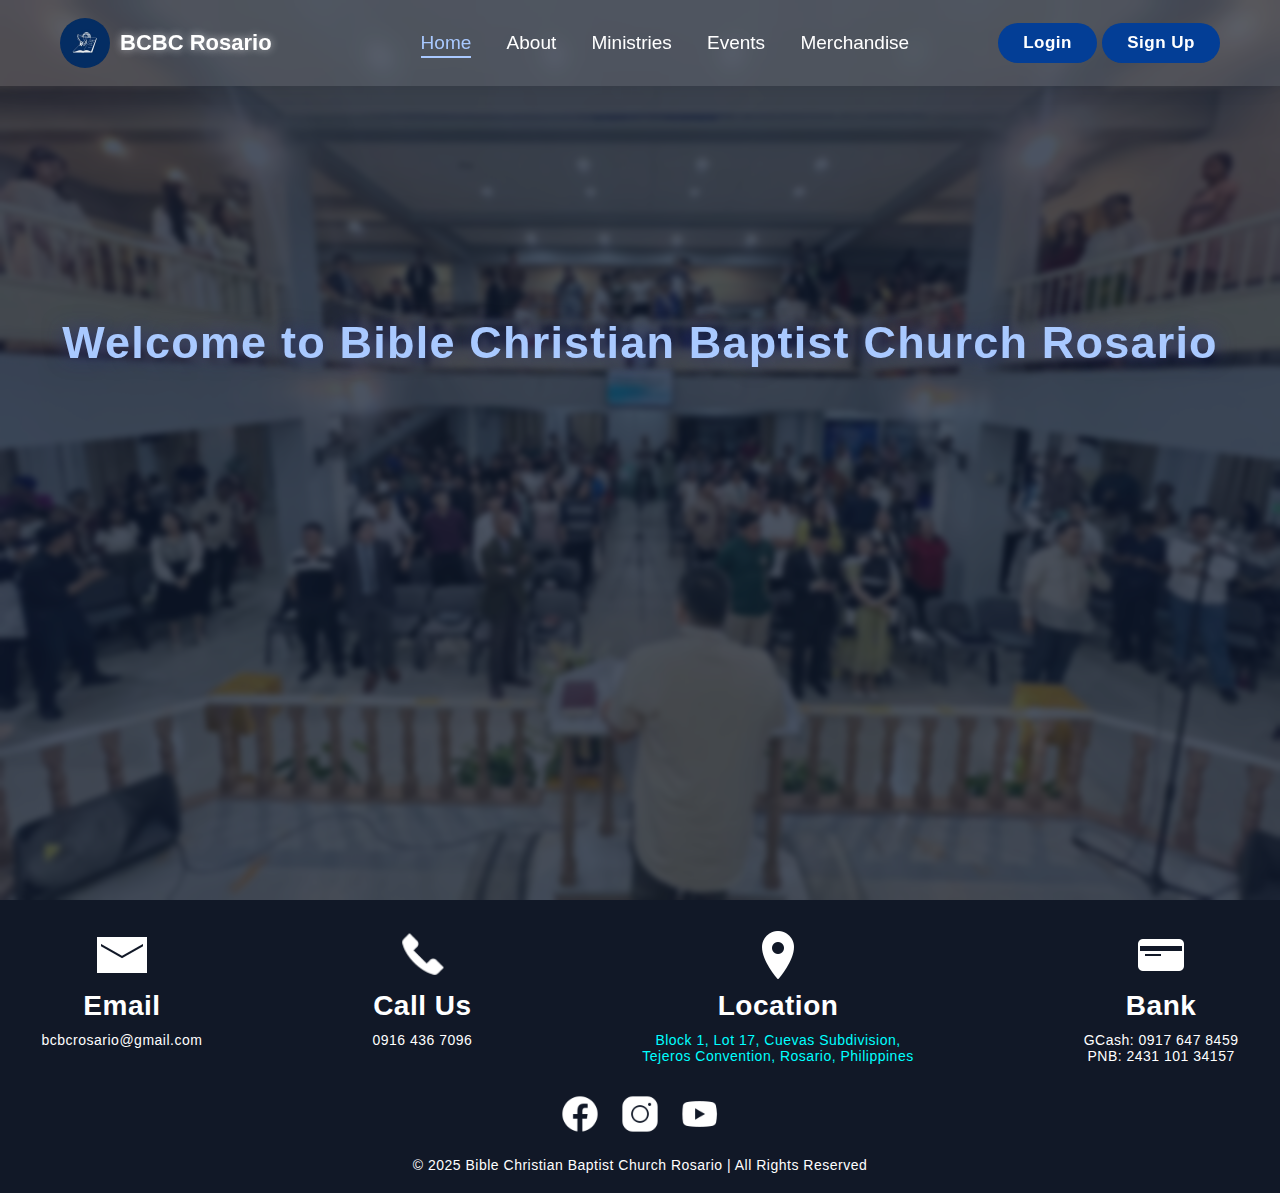
<file: index.html>
<!DOCTYPE html>
<html lang="en">
<head>
    <meta charset="UTF-8">
    <meta name="viewport" content="width=device-width, initial-scale=1.0">
    <title>BCBC Rosario</title>
    <link rel="icon" href="logo.png">
    <link rel="stylesheet" href="index.css">
</head>
<body>

<header class="navbar" id="navbar">
    <div class="logo">
        <img src="LOGO.jpg" class="logobg" alt="BCBC Logo">
        <h1>BCBC Rosario</h1>
    </div>
    <nav class="menu">
        <a href="loadpage.php?page=index.html" class="active">Home</a>
        <a href="loadpage.php?page=about.html">About</a>
        <a href="loadpage.php?page=ministries.html">Ministries</a>
        <a href="loadpage.php?page=events.html">Events</a>
        <a href="loadpage.php?page=merchandise.html">Merchandise</a>
    </nav>

    <div class="login-buttons">
        <a href="login.html" id="loginBtn"><button class="login">Login</button></a>
        <a href="signup.html" id="signupBtn"><button class="signup">Sign Up</button></a>
        <span id="accountName"></span>
    </div>
</header>

<section class="details">
    <div class="overlay"></div>

    <div class="quote">
        <h2>Welcome to Bible Christian Baptist Church Rosario</h2>
        <p>Serve God | Grow Together | Serve Others</p>
    </div>

    <div class="cards">
    <div class="card" style="animation-delay: 0.3s;">
        <h3>Daily Devotion</h3>
        <p>Be inspired with God’s Word every day and grow closer to Him.</p>
        <a href="https://www.odbm.org/en/devotionals" class="card-btn">Read Devotion</a>
    </div>

    <div class="card" style="animation-delay: 0.6s;">
        <h3>Do You Know Christ?</h3>
        <p>Discover the good news of salvation and eternal life through Jesus.</p>
        <a href="https://finds.life.church/explanation-gospel/" class="card-btn">Read More</a>
    </div>

    <div class="card" style="animation-delay: 0.9s;">
        <h3>Prayer Request</h3>
        <p>Share your burdens. We’ll pray for you and lift you up in faith.</p>
        <a href="prayer.html" class="card-btn">Send Request</a>
    </div>
    </div>
</section>

<footer>
    <div class="contacts">
        <div class="email">
        <img src="mail.png" alt="Email" class="email-icon">
        <h1>Email</h1>
        <p>bcbcrosario@gmail.com</p>
        </div>

        <div class="phone">
        <img src="phone.png" alt="phone" class="phone-icon">
        <h1>Call Us</h1>
        <p>0916 436 7096</p>
        </div>

        <div class="location">
        <img src="location.png" alt="location" class="location-icon">
        <h1>Location</h1>
        <a href="https://www.google.com/maps/dir/?api=1&destination=14.402769769835%2C120.86251616478&fbclid=IwY2xjawOOPV1leHRuA2FlbQIxMABicmlkETFBQWk5RzRNUXB2WWJYRkRBc3J0YwZhcHBfaWQQMjIyMDM5MTc4ODIwMDg5MgABHowZ3l33UPds-EFvkNP3fluZ8XXOpCgvThsToL94WN9Abxh5s1yzoDCr3Ue7_aem_t5E8QpsR3XSkiJ7D02sGOQ">
Block 1, Lot 17, Cuevas Subdivision,<br> Tejeros Convention, Rosario, Philippines</a>
        </div>

        <div class="bank">
        <img src="bank.png" alt="bank" class="bank-icon">
        <h1>Bank</h1>
        <p>GCash: 0917 647 8459 <br> PNB: 2431 101 34157</p>
        </div>
    </div>

    <div class="social-media">
        <a href="https://www.facebook.com/bcbcrosario">
            <img src="fb.png" alt="" class="social-media-icons">
        </a>
        <a href="https://www.instagram.com/bcbcrosario/">
            <img src="ig.png" alt="" class="social-media-icons">
        </a>
        <a href="https://www.youtube.com/@bcbcrosario">
            <img src="yt.png" alt="" class="social-media-icons">
        </a>
    </div>

    <p>© 2025 Bible Christian Baptist Church Rosario | All Rights Reserved</p>
</footer>


</body>
</html>
</file>
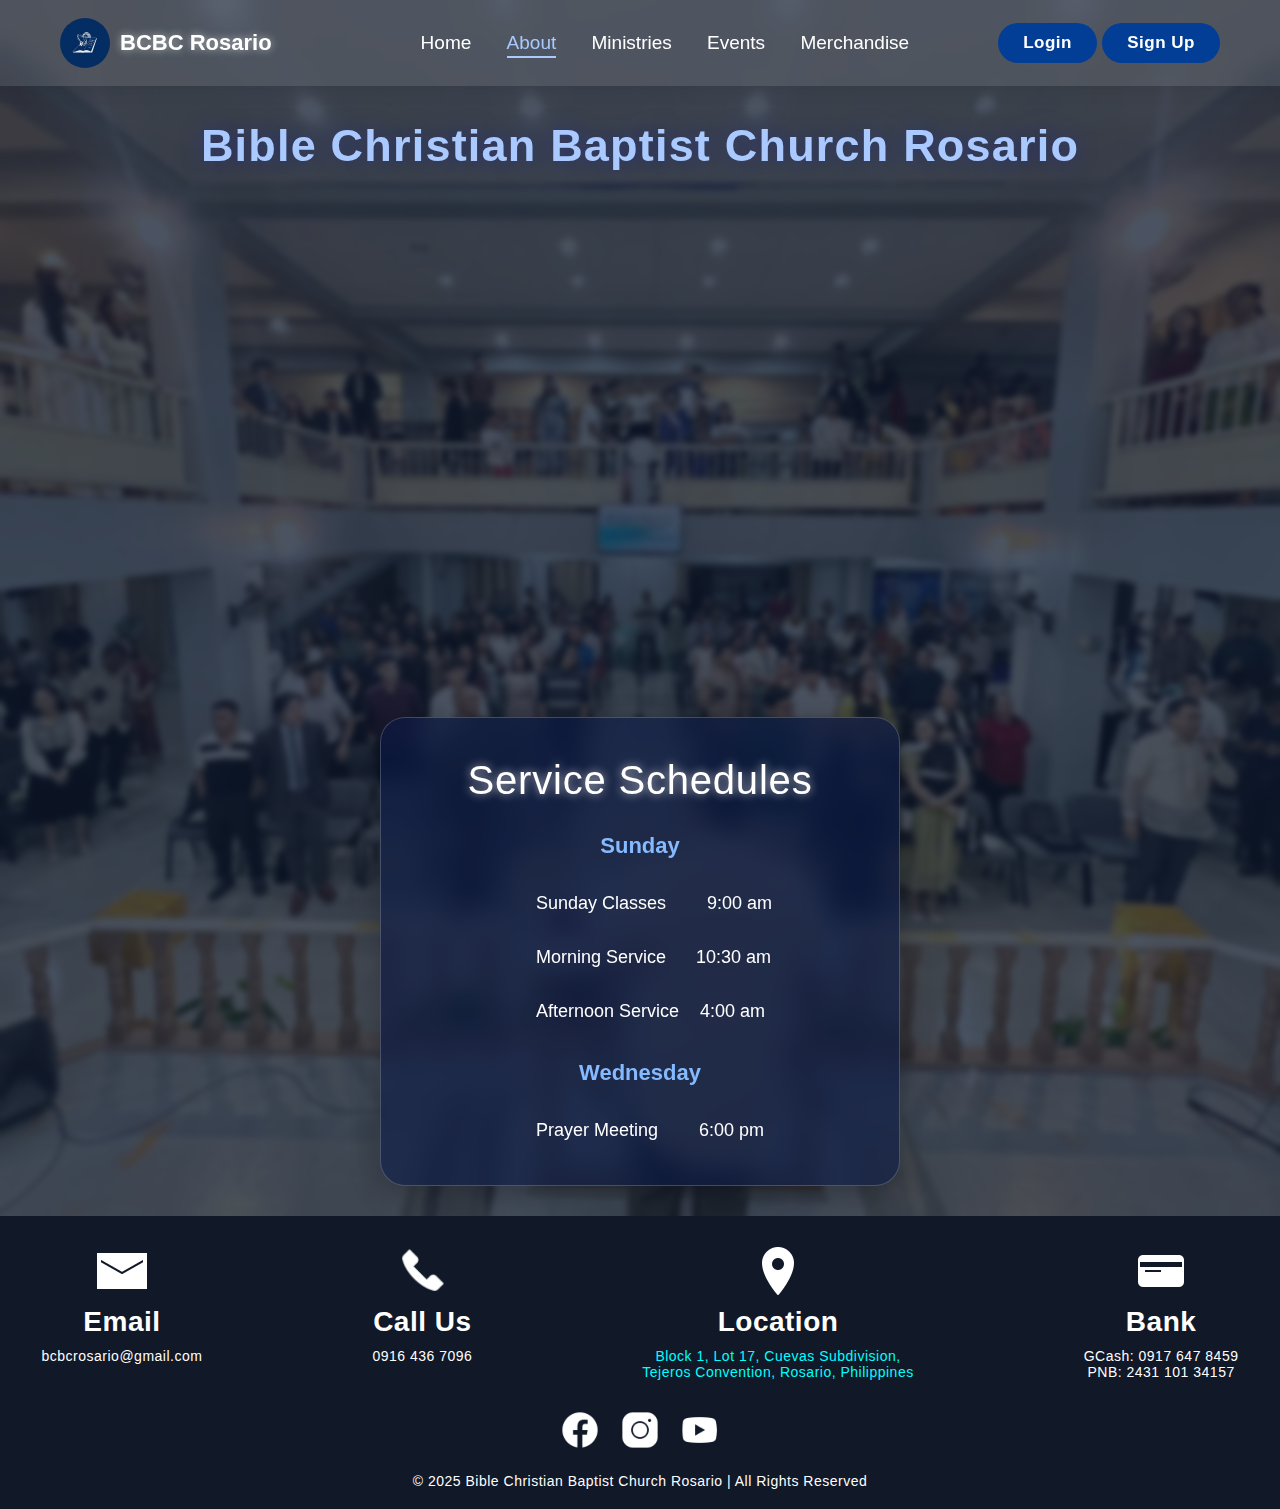
<file: about.html>
<!DOCTYPE html>
<html lang="en">
<head>
    <meta charset="UTF-8">
    <meta name="viewport" content="width=device-width, initial-scale=1.0">
    <title>BCBC Rosario</title>
    <link rel="icon" href="logo.png">
    <link rel="stylesheet" href="about.css">
</head>
<body>

<header class="navbar" id="navbar">
    <div class="logo">
        <img src="LOGO.jpg" class="logobg" alt="BCBC Logo">
        <h1>BCBC Rosario</h1>
    </div>
    <nav class="menu">
        <a href="loadpage.php?page=index.html">Home</a>
        <a href="loadpage.php?page=about.html" class="active">About</a>
        <a href="loadpage.php?page=ministries.html">Ministries</a>
        <a href="loadpage.php?page=events.html">Events</a>
        <a href="loadpage.php?page=merchandise.html">Merchandise</a>
    </nav>


    <div class="login-buttons">
        <a href="login.html" id="loginBtn"><button class="login">Login</button></a>
        <a href="signup.html" id="signupBtn"><button class="signup">Sign Up</button></a>
        <span id="accountName"></span>
    </div>
</header>

<section class="details">
    <div class="overlay"></div>

    <div class="quote">
        <h2>Bible Christian Baptist Church Rosario</h2>
        <p>Serve God | Grow Together | Serve Others</p>
    </div>

    <div class="card" style="animation-delay: 0.3s;">
        <p>Bible Christian Baptist Church (BCBC) Rosario is a Christ-centered, Bible-believing church committed to teaching the Word of God clearly and faithfully. Now in its 29th year, our church continues to stand on the conviction that the Scriptures are the final authority for faith and practice. Under the leadership of <a href="https://www.facebook.com/jcocruz911">Pastor Jayco Cruz</a>, we strive to lead people into a genuine relationship with Jesus Christ and help every believer grow in spiritual maturity. Through preaching, discipleship, and prayer, we aim to build strong Christian families and equip individuals to live out their faith daily.<br><br> Our church is a welcoming community where everyone, young or old, new believer or long-time Christian can find fellowship, encouragement, and meaningful service. We seek to bring the Gospel to our community with compassion and truth, sharing God’s love through worship, evangelism, and ministries for children, youth, and adults. At BCBC Rosario, our desire is simple: to glorify God, love people, and make disciples who will continue to serve Christ faithfully.</p>
    </div>

    <div class="schedule">
        <h1>Service Schedules</h1>
        <h2>Sunday</h2>
        <p>Sunday Classes <span class="time1">9:00 am</span></p>
        <p>Morning Service <span class="time2">10:30 am</span></p>
        <p>Afternoon Service <span class="time3">4:00 am</span></p>

        <h2>Wednesday</h2>
        <p>Prayer Meeting <span class="time4">6:00 pm</span></p>
    </div>
</section>

<footer>
    <div class="contacts">
        <div class="email">
        <img src="mail.png" alt="Email" class="email-icon">
        <h1>Email</h1>
        <p>bcbcrosario@gmail.com</p>
        </div>

        <div class="phone">
        <img src="phone.png" alt="phone" class="phone-icon">
        <h1>Call Us</h1>
        <p>0916 436 7096</p>
        </div>

        <div class="location">
        <img src="location.png" alt="location" class="location-icon">
        <h1>Location</h1>
        <a href="https://www.google.com/maps/dir/?api=1&destination=14.402769769835%2C120.86251616478&fbclid=IwY2xjawOOPV1leHRuA2FlbQIxMABicmlkETFBQWk5RzRNUXB2WWJYRkRBc3J0YwZhcHBfaWQQMjIyMDM5MTc4ODIwMDg5MgABHowZ3l33UPds-EFvkNP3fluZ8XXOpCgvThsToL94WN9Abxh5s1yzoDCr3Ue7_aem_t5E8QpsR3XSkiJ7D02sGOQ">
Block 1, Lot 17, Cuevas Subdivision,<br> Tejeros Convention, Rosario, Philippines</a>
        </div>

        <div class="bank">
        <img src="bank.png" alt="bank" class="bank-icon">
        <h1>Bank</h1>
        <p>GCash: 0917 647 8459 <br> PNB: 2431 101 34157</p>
        </div>
    </div>

    <div class="social-media">
        <a href="https://www.facebook.com/bcbcrosario">
            <img src="fb.png" alt="" class="social-media-icons">
        </a>
        <a href="https://www.instagram.com/bcbcrosario/">
            <img src="ig.png" alt="" class="social-media-icons">
        </a>
        <a href="https://www.youtube.com/@bcbcrosario">
            <img src="yt.png" alt="" class="social-media-icons">
        </a>
    </div>

    <p>© 2025 Bible Christian Baptist Church Rosario | All Rights Reserved</p>
</footer>

</body>
</html>
</file>
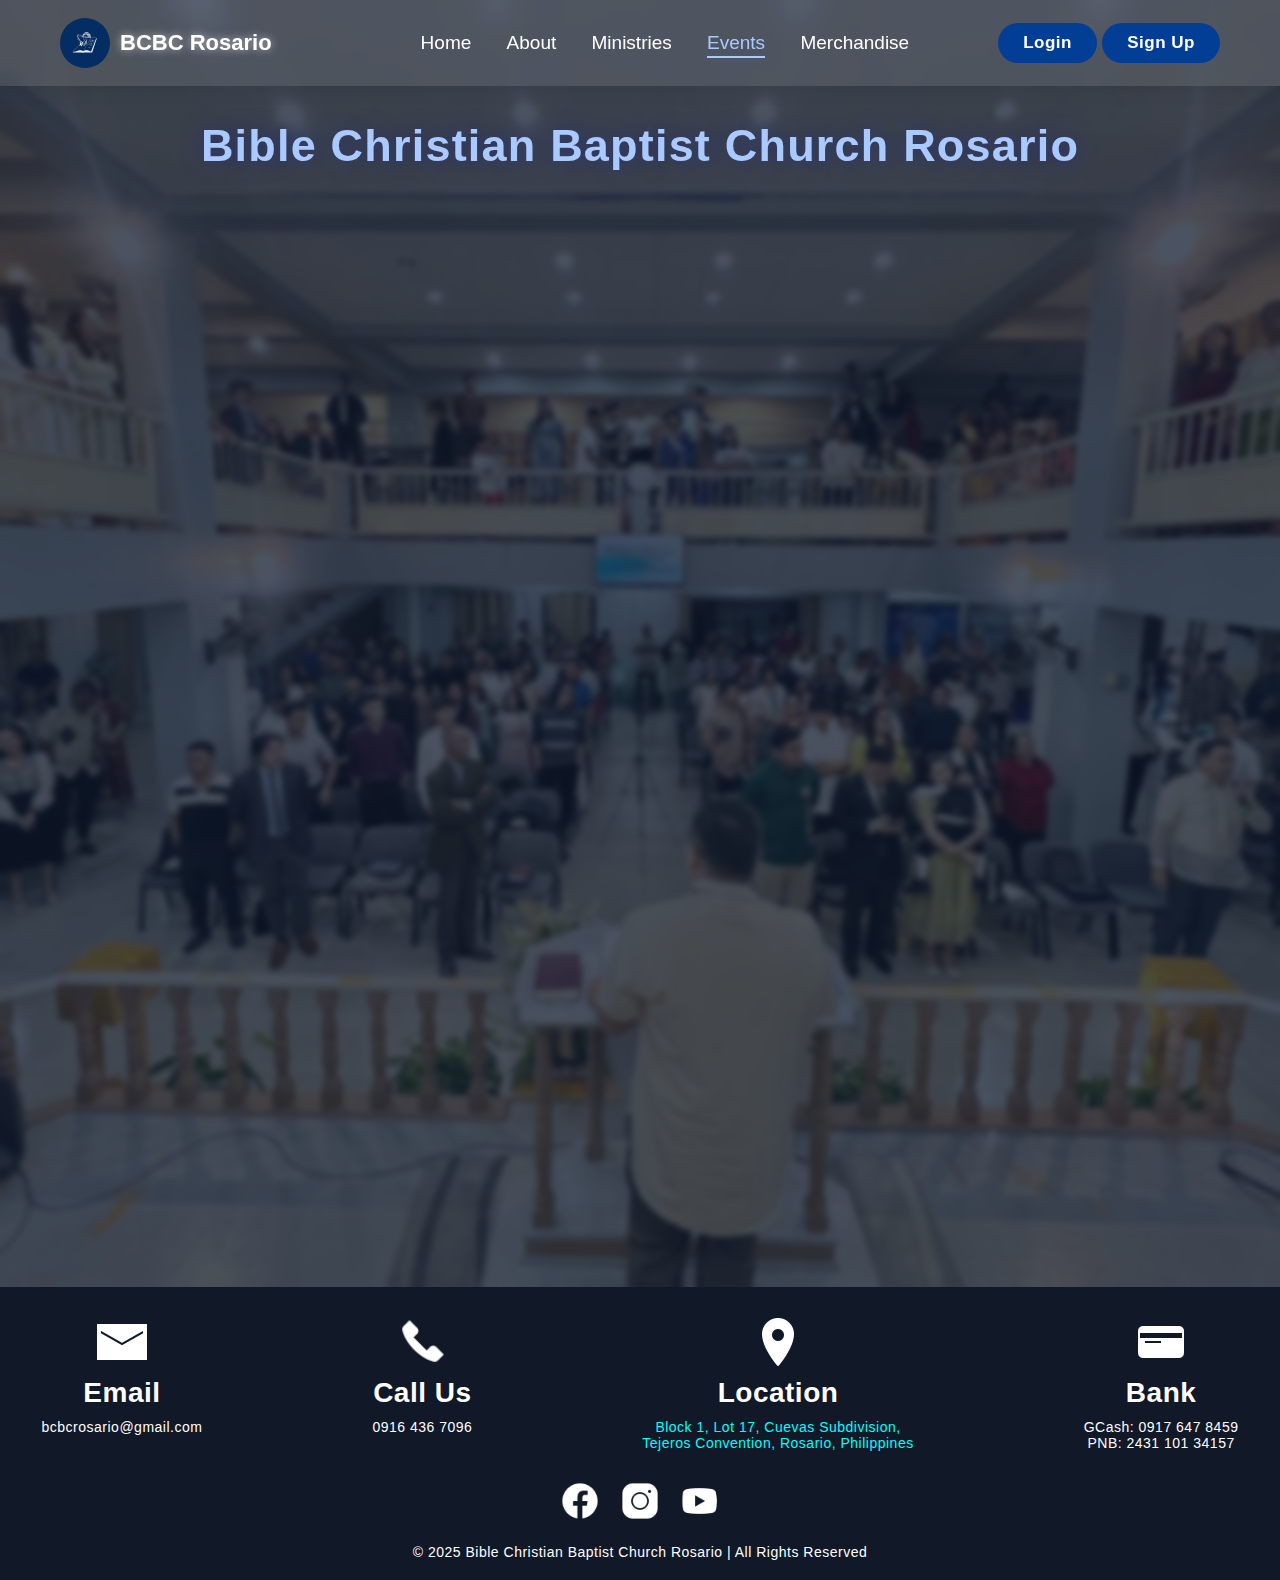
<file: events.html>
<!DOCTYPE html>
<html lang="en">
<head>
    <meta charset="UTF-8">
    <meta name="viewport" content="width=device-width, initial-scale=1.0">
    <title>BCBC Rosario</title>
    <link rel="icon" href="logo.png">
    <link rel="stylesheet" href="events.css">
</head>
<body>

<header class="navbar" id="navbar">
    <div class="logo">
        <img src="LOGO.jpg" class="logobg" alt="BCBC Logo">
        <h1>BCBC Rosario</h1>
    </div>
    <nav class="menu">
        <a href="loadpage.php?page=index.html">Home</a>
        <a href="loadpage.php?page=about.html">About</a>
        <a href="loadpage.php?page=ministries.html">Ministries</a>
        <a href="loadpage.php?page=events.html" class="active">Events</a>
        <a href="loadpage.php?page=merchandise.html">Merchandise</a>
    </nav>

    <div class="login-buttons">
        <a href="login.html" id="loginBtn"><button class="login">Login</button></a>
        <a href="signup.html" id="signupBtn"><button class="signup">Sign Up</button></a>
        <span id="accountName"></span>
    </div>
</header>

<section class="details">
    <div class="overlay"></div>

    <div class="quote">
        <h2>Bible Christian Baptist Church Rosario</h2>
        <p>Upcoming Events</p>
    </div>

    <div class="cards">
        <div class="card" style="animation-delay: 0.3s;">
            <img src="Cantata.jpg" alt="GG" class="event-icon">
            <button class="remindBtn">Remind Me</button>
        </div>
        <div class="card" style="animation-delay: 0.3s;">
            <img src="Candeleit.jpg" alt="GG" class="event-icon">
            <button class="remindBtn">Remind Me</button>
        </div>
        <div class="card" style="animation-delay: 0.3s;">
            <img src="Christmas.jpg" alt="GG" class="event-icon">
            <button class="remindBtn">Remind Me</button>
        </div>
        <div class="card" style="animation-delay: 0.3s;">
            <img src="Mahal ka ng Diyos.jpg" alt="GG" class="event-icon">
            <button class="remindBtn">Remind Me</button>
        </div>
    </div>
</section>

<footer>
    <div class="contacts">
        <div class="email">
        <img src="mail.png" alt="Email" class="email-icon">
        <h1>Email</h1>
        <p>bcbcrosario@gmail.com</p>
        </div>

        <div class="phone">
        <img src="phone.png" alt="phone" class="phone-icon">
        <h1>Call Us</h1>
        <p>0916 436 7096</p>
        </div>

        <div class="location">
        <img src="location.png" alt="location" class="location-icon">
        <h1>Location</h1>
        <a href="https://www.google.com/maps/dir/?api=1&destination=14.402769769835%2C120.86251616478&fbclid=IwY2xjawOOPV1leHRuA2FlbQIxMABicmlkETFBQWk5RzRNUXB2WWJYRkRBc3J0YwZhcHBfaWQQMjIyMDM5MTc4ODIwMDg5MgABHowZ3l33UPds-EFvkNP3fluZ8XXOpCgvThsToL94WN9Abxh5s1yzoDCr3Ue7_aem_t5E8QpsR3XSkiJ7D02sGOQ">
Block 1, Lot 17, Cuevas Subdivision,<br> Tejeros Convention, Rosario, Philippines</a>
        </div>

        <div class="bank">
        <img src="bank.png" alt="bank" class="bank-icon">
        <h1>Bank</h1>
        <p>GCash: 0917 647 8459 <br> PNB: 2431 101 34157</p>
        </div>
    </div>

    <div class="social-media">
        <a href="https://www.facebook.com/bcbcrosario">
            <img src="fb.png" alt="" class="social-media-icons">
        </a>
        <a href="https://www.instagram.com/bcbcrosario/">
            <img src="ig.png" alt="" class="social-media-icons">
        </a>
        <a href="https://www.youtube.com/@bcbcrosario">
            <img src="yt.png" alt="" class="social-media-icons">
        </a>
    </div>

    <p>© 2025 Bible Christian Baptist Church Rosario | All Rights Reserved</p>
</footer>

<script>
const buttons = document.querySelectorAll(".remindBtn");

buttons.forEach(button => {
    button.addEventListener("click", function() {
        alert("Reminder set successfully");
    });
});
</script>

</body>
</html>
</file>
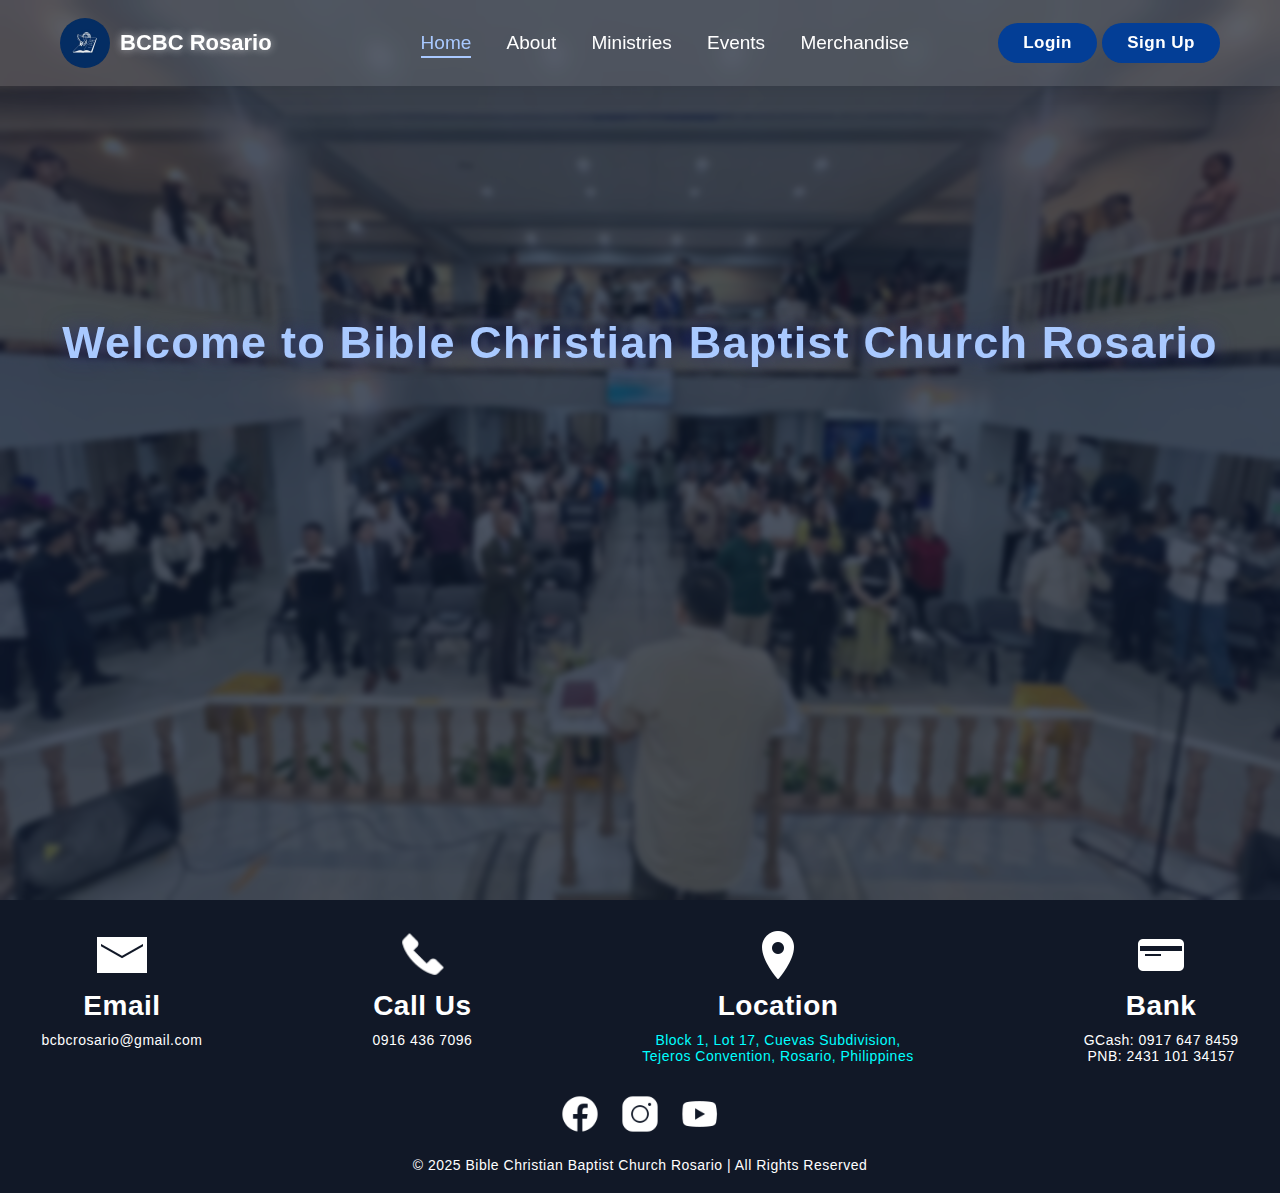
<file: home.html>
<!DOCTYPE html>
<html lang="en">
<head>
<meta charset="UTF-8">
<meta name="viewport" content="width=device-width, initial-scale=1.0">
<title>BCBC Rosario</title>
<link rel="stylesheet" href="home.css">
</head>
<body>

<header class="navbar" id="navbar">
    <div class="logo">
        <img src="LOGO.jpg" class="logobg" alt="BCBC Logo">
        <h1>BCBC Rosario</h1>
    </div>
    <nav class="menu">
        <a href="loadpage.php?page=home.html" class="active">Home</a>
        <a href="loadpage.php?page=about.html">About</a>
        <a href="loadpage.php?page=ministries.html">Ministries</a>
        <a href="loadpage.php?page=events.html">Events</a>
        <a href="loadpage.php?page=merchandise.html">Merchandise</a>
    </nav>


    <div class="login-buttons">
        <a href="login.html"><button class="login">Login</button></a>
        <a href="signup.html"><button class="signup">Sign Up</button></a>
    </div>
</header>

<section class="details">
    <div class="overlay"></div>

    <div class="quote">
        <h2>Welcome to Bible Christian Baptist Church Rosario</h2>
        <p>Serve God | Grow Together | Serve Others</p>
    </div>

    <div class="cards">
    <div class="card" style="animation-delay: 0.3s;">
        <h3>Daily Devotion</h3>
        <p>Be inspired with God’s Word every day and grow closer to Him.</p>
        <a href="https://odb.org/2025/11/15/singing-the-scriptures" class="card-btn">Read Devotion</a>
    </div>

    <div class="card" style="animation-delay: 0.6s;">
        <h3>Do You Know Christ?</h3>
        <p>Discover the good news of salvation and eternal life through Jesus.</p>
        <a href="https://finds.life.church/explanation-gospel/" class="card-btn">Read More</a>
    </div>

    <div class="card" style="animation-delay: 0.9s;">
        <h3>Prayer Request</h3>
        <p>Share your burdens. We’ll pray for you and lift you up in faith.</p>
        <a href="prayer.html" class="card-btn">Send Request</a>
    </div>
    </div>
</section>

<footer>
    <div class="contacts">
        <div class="email">
        <img src="mail.png" alt="Email" class="email-icon">
        <h1>Email</h1>
        <p>bcbcrosario@gmail.com</p>
        </div>

        <div class="phone">
        <img src="phone.png" alt="phone" class="phone-icon">
        <h1>Call Us</h1>
        <p>0916 436 7096</p>
        </div>

        <div class="location">
        <img src="location.png" alt="location" class="location-icon">
        <h1>Location</h1>
        <a href="https://www.google.com/maps/dir/?api=1&destination=14.402769769835%2C120.86251616478&fbclid=IwY2xjawOOPV1leHRuA2FlbQIxMABicmlkETFBQWk5RzRNUXB2WWJYRkRBc3J0YwZhcHBfaWQQMjIyMDM5MTc4ODIwMDg5MgABHowZ3l33UPds-EFvkNP3fluZ8XXOpCgvThsToL94WN9Abxh5s1yzoDCr3Ue7_aem_t5E8QpsR3XSkiJ7D02sGOQ">
Block 1, Lot 17, Cuevas Subdivision,<br> Tejeros Convention, Rosario, Philippines</a>
        </div>

        <div class="bank">
        <img src="bank.png" alt="bank" class="bank-icon">
        <h1>Bank</h1>
        <p>GCash: 0917 647 8459 <br> PNB: 2431 101 34157</p>
        </div>
    </div>

    <div class="social-media">
        <a href="https://www.facebook.com/bcbcrosario">
            <img src="fb.png" alt="" class="social-media-icons">
        </a>
        <a href="https://www.instagram.com/bcbcrosario/">
            <img src="ig.png" alt="" class="social-media-icons">
        </a>
        <a href="https://www.youtube.com/@bcbcrosario">
            <img src="yt.png" alt="" class="social-media-icons">
        </a>
    </div>

    <p>© 2025 Bible Christian Baptist Church Rosario | All Rights Reserved</p>
</footer>

</body>
</html>
</file>
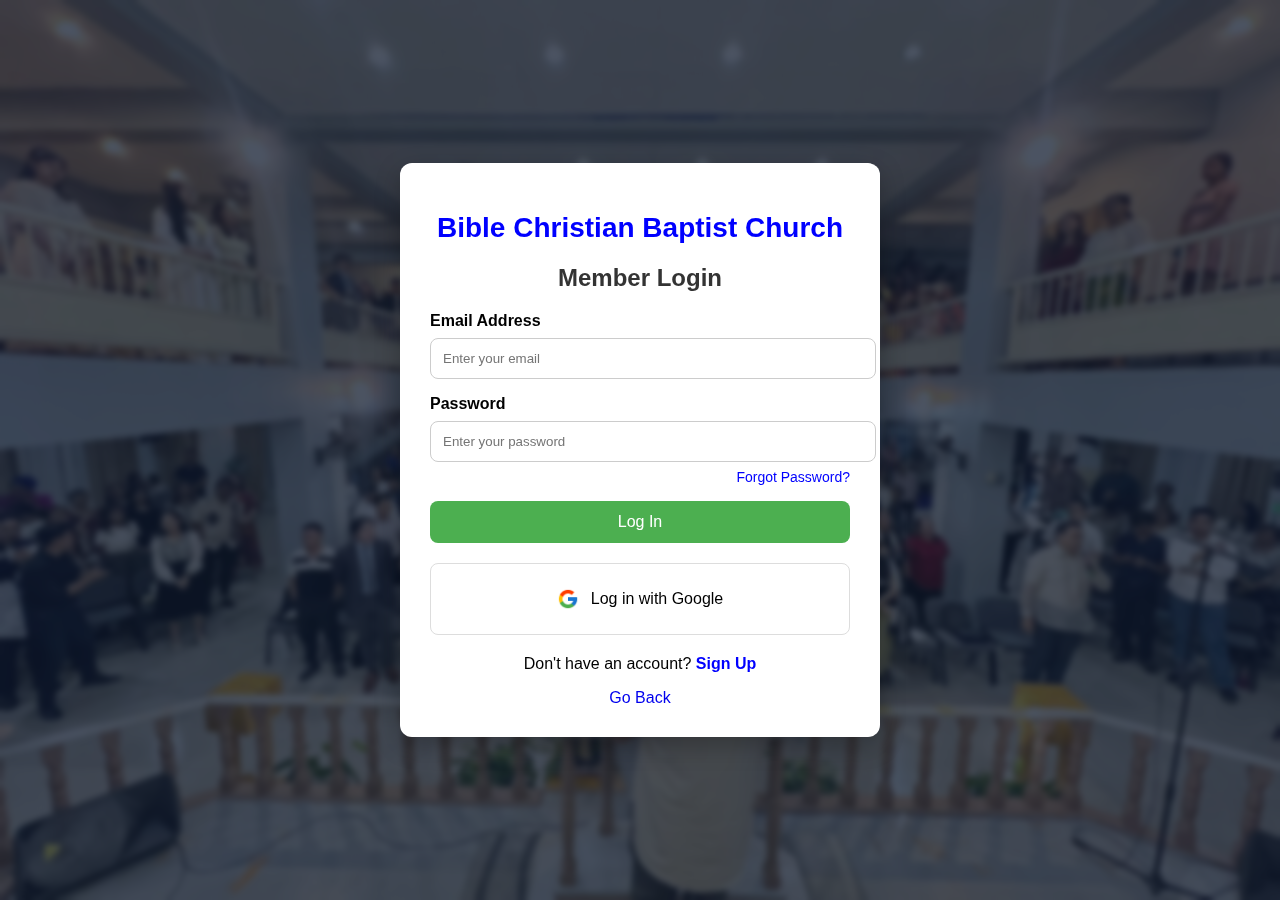
<file: login.html>
<!DOCTYPE html>
<html lang="en">
<head>
    <meta charset="UTF-8">
    <meta name="viewport" content="width=device-width, initial-scale=1.0">
    <title>Login | BCBC Rosario</title>
    <link rel="icon" href="logo.png">
    <link rel="stylesheet" href="login.css">
</head>
<body>

<section class="background">
    <div class="overlay"></div>

    <div class="container">
        <h1>Bible Christian Baptist Church</h1>
        <h2>Member Login</h2>

        <form action="login.php" method="POST">
            <label for="email">Email Address</label>
            <input type="email" id="email" name="email" placeholder="Enter your email" required>

            <label for="password">Password</label>
            <input type="password" id="password" name="password" placeholder="Enter your password" required>

            <div class="forgot">
                <a href="forgot.html">Forgot Password?</a>
            </div>

            <button type="submit">Log In</button>
        </form>


        <div class="google-login">
            <img src="Google.png" alt="Google Login">
            <p>Log in with Google</p>
        </div>

        <div class="signup">
            <p>Don't have an account? <a href="signup.html">Sign Up</a></p>
        </div>

        <div class="back">
            <a href="index.html">Go Back</a>
        </div>
    </div>
</section>

</body>
</html>
</file>
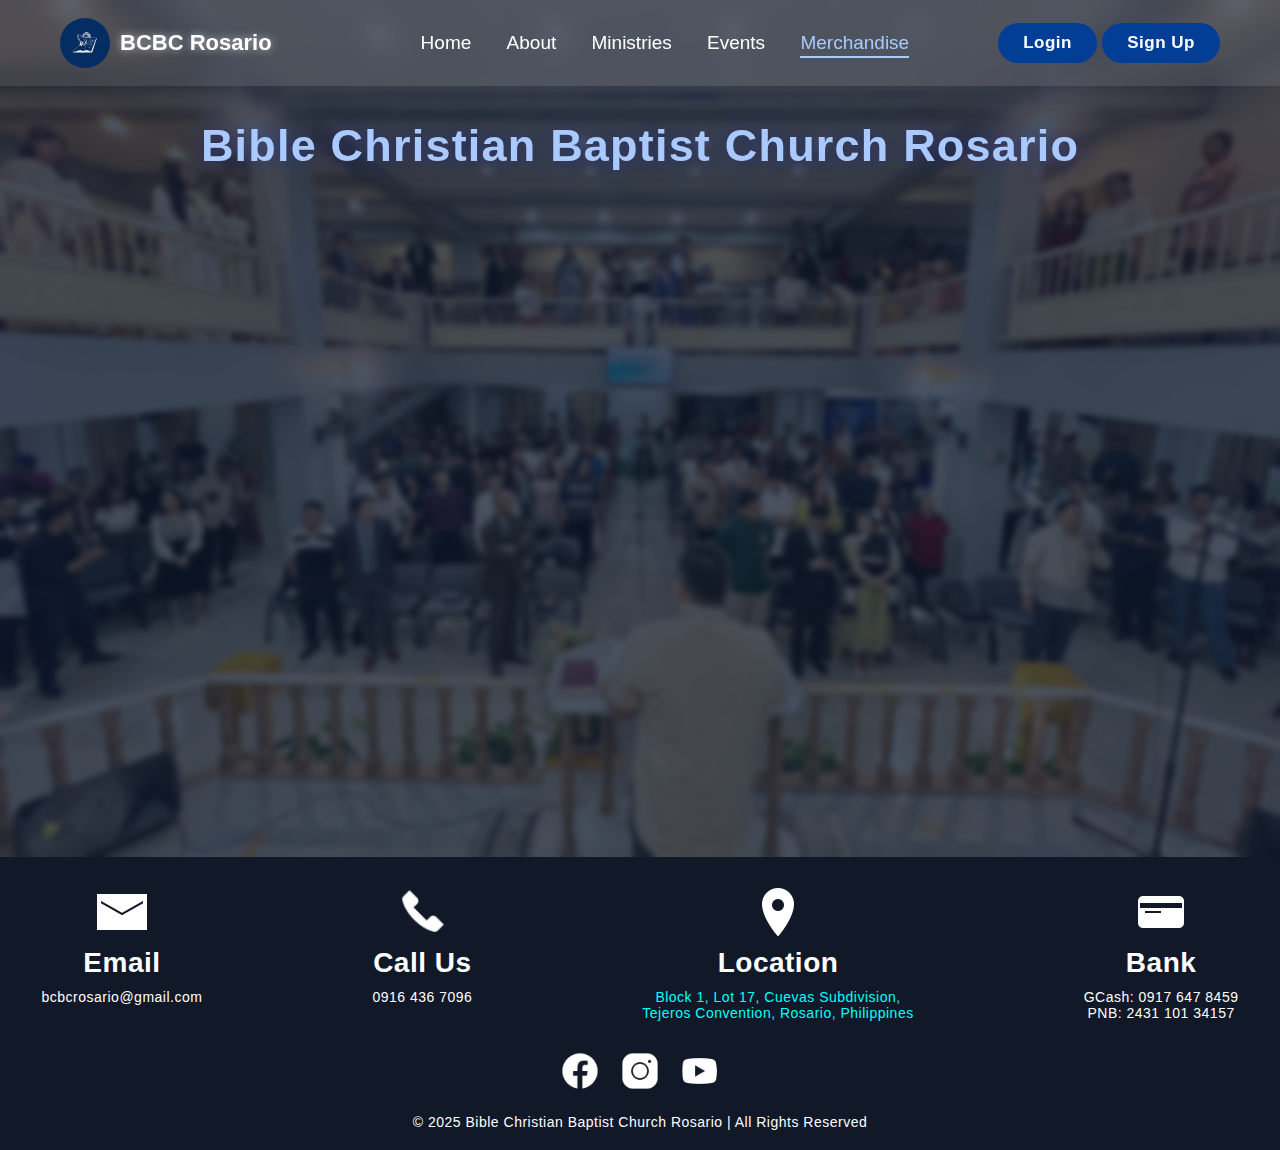
<file: merchandise.html>
<!DOCTYPE html>
<html lang="en">
<head>
    <meta charset="UTF-8">
    <meta name="viewport" content="width=device-width, initial-scale=1.0">
    <title>BCBC Rosario</title>
    <link rel="icon" href="logo.png">
    <link rel="stylesheet" href="merchandise.css">
</head>
<body>

<header class="navbar" id="navbar">
    <div class="logo">
        <img src="LOGO.jpg" class="logobg" alt="BCBC Logo">
        <h1>BCBC Rosario</h1>
    </div>
    <nav class="menu">
        <a href="loadpage.php?page=index.html">Home</a>
        <a href="loadpage.php?page=about.html">About</a>
        <a href="loadpage.php?page=ministries.html">Ministries</a>
        <a href="loadpage.php?page=events.html">Events</a>
        <a href="loadpage.php?page=merchandise.html" class="active">Merchandise</a>
    </nav>

    <div class="login-buttons">
        <a href="login.html" id="loginBtn"><button class="login">Login</button></a>
        <a href="signup.html" id="signupBtn"><button class="signup">Sign Up</button></a>
        <span id="accountName"></span>
    </div>
</header>

<section class="details">
    <div class="overlay"></div>

    <div class="quote">
        <h2>Bible Christian Baptist Church Rosario</h2>
        <p>Merchandise Stocks</p>
    </div>

    <div class="cards">
        <div class="card" style="animation-delay: 0.3s;">
            <img src="BCBC Cares.jpg" alt="GG" class="event-icon">
            <h3>BCBC Cares</h3>
            <p>Stock: 99</p>
            <a href="reserve.html?merch=BCBC Cares"><button>Reserve</button></a>
        </div>
        <div class="card" style="animation-delay: 0.3s;">
            <img src="BCBC Polo.jpg" alt="GG" class="event-icon">
            <h3>BCBC Polo</h3>
            <p>Stock: 99</p>
            <a href="reserve.html?merch=BCBC Polo"><button>Reserve</button></a>
        </div>
        <div class="card" style="animation-delay: 0.3s;">
            <img src="BCBC Place to Be.jpg" alt="GG" class="event-icon">
            <h3>BCBC Place to Be</h3>
            <p>Stock: 99</p>
            <a href="reserve.html?merch=BCBC Place to Be"><button>Reserve</button></a>
        </div>
    </div>
</section>

<footer>
    <div class="contacts">
        <div class="email">
        <img src="mail.png" alt="Email" class="email-icon">
        <h1>Email</h1>
        <p>bcbcrosario@gmail.com</p>
        </div>

        <div class="phone">
        <img src="phone.png" alt="phone" class="phone-icon">
        <h1>Call Us</h1>
        <p>0916 436 7096</p>
        </div>

        <div class="location">
        <img src="location.png" alt="location" class="location-icon">
        <h1>Location</h1>
        <a href="https://www.google.com/maps/dir/?api=1&destination=14.402769769835%2C120.86251616478&fbclid=IwY2xjawOOPV1leHRuA2FlbQIxMABicmlkETFBQWk5RzRNUXB2WWJYRkRBc3J0YwZhcHBfaWQQMjIyMDM5MTc4ODIwMDg5MgABHowZ3l33UPds-EFvkNP3fluZ8XXOpCgvThsToL94WN9Abxh5s1yzoDCr3Ue7_aem_t5E8QpsR3XSkiJ7D02sGOQ">
Block 1, Lot 17, Cuevas Subdivision,<br> Tejeros Convention, Rosario, Philippines</a>
        </div>

        <div class="bank">
        <img src="bank.png" alt="bank" class="bank-icon">
        <h1>Bank</h1>
        <p>GCash: 0917 647 8459 <br> PNB: 2431 101 34157</p>
        </div>
    </div>

    <div class="social-media">
        <a href="https://www.facebook.com/bcbcrosario">
            <img src="fb.png" alt="" class="social-media-icons">
        </a>
        <a href="https://www.instagram.com/bcbcrosario/">
            <img src="ig.png" alt="" class="social-media-icons">
        </a>
        <a href="https://www.youtube.com/@bcbcrosario">
            <img src="yt.png" alt="" class="social-media-icons">
        </a>
    </div>

    <p>© 2025 Bible Christian Baptist Church Rosario | All Rights Reserved</p>
</footer>

</body>
</html>
</file>
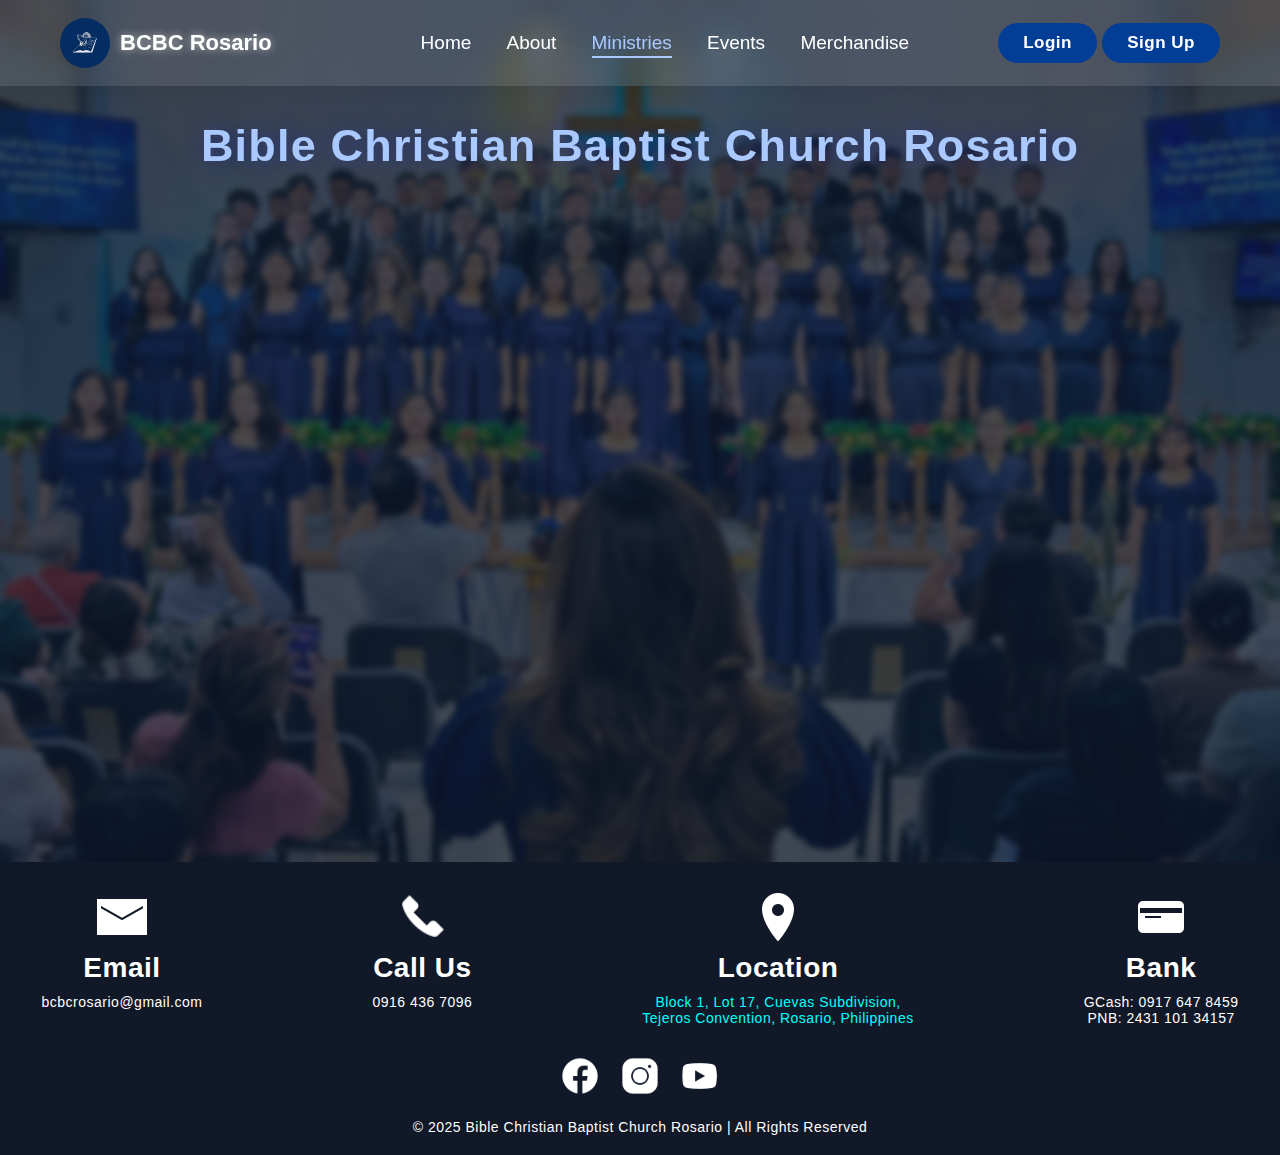
<file: ministries.html>
<!DOCTYPE html>
<html lang="en">
<head>
    <meta charset="UTF-8">
    <meta name="viewport" content="width=device-width, initial-scale=1.0">
    <title>BCBC Rosario</title>
    <link rel="icon" href="logo.png">
    <link rel="stylesheet" href="ministries.css">
</head>
<body>
<header class="navbar" id="navbar">
    <div class="logo">
        <img src="LOGO.jpg" class="logobg" alt="BCBC Logo">
        <h1>BCBC Rosario</h1>
    </div>
    <nav class="menu">
        <a href="loadpage.php?page=index.html">Home</a>
        <a href="loadpage.php?page=about.html">About</a>
        <a href="loadpage.php?page=ministries.html" class="active">Ministries</a>
        <a href="loadpage.php?page=events.html">Events</a>
        <a href="loadpage.php?page=merchandise.html">Merchandise</a>
    </nav>

    <div class="login-buttons">
        <a href="login.html" id="loginBtn"><button class="login">Login</button></a>
        <a href="signup.html" id="signupBtn"><button class="signup">Sign Up</button></a>
        <span id="accountName"></span>
    </div>
</header>

<section class="details">
    <div class="overlay"></div>

    <div class="quote">
        <h2>Bible Christian Baptist Church Rosario</h2>
        <p>Our Ministries</p>
    </div>

    <div class="cards">
        <div class="card">
            <h3>Music Ministry</h3>
            <p>Serving the church through choir, instrumental music, and special musical presentations to prepare the hearts of the people.</p>
            <a href="register.html?ministry=Music Ministry" class="btn-register">Register</a>
        </div>
        <div class="card">
            <h3>Ushering  Ministry</h3>
            <p>Assisting church members and visitors, guiding them, and serving the congregation with care and dedication.</p>
            <a href="register.html?ministry=Ushering Ministry" class="btn-register">Register</a>
        </div>
        <div class="card">
            <h3>Teaching Ministry</h3>
            <p>Teaching God’s Word to children and youth in engaging and meaningful ways, helping them grow spiritually.</p>
            <a href="register.html?ministry=Teaching Ministry" class="btn-register">Register</a>
        </div>
        <div class="card">
            <h3>Multimedia Ministry</h3>
            <p>Enhancing worship and church programs by managing audio, video, and other media tools effectively.</p>
            <a href="register.html?ministry=Multimedia Ministry" class="btn-register">Register</a>
        </div>
        <div class="card">
            <h3>Maintenance Ministry</h3>
            <p>Caring for church buildings and facilities to ensure a safe, clean, and welcoming environment.</p>
            <a href="register.html?ministry=Maintenance Ministry" class="btn-register">Register</a>
        </div>
        <div class="card">
            <h3>Outreach Ministry</h3>
            <p>Reaching out to communities to share the Gospel, provide help, and demonstrate Christ’s love in action.</p>
            <a href="register.html?ministry=Outreach Ministry" class="btn-register">Register</a>
        </div>
    </div>
</section>

<footer>
    <div class="contacts">
        <div class="email">
        <img src="mail.png" alt="Email" class="email-icon">
        <h1>Email</h1>
        <p>bcbcrosario@gmail.com</p>
        </div>

        <div class="phone">
        <img src="phone.png" alt="phone" class="phone-icon">
        <h1>Call Us</h1>
        <p>0916 436 7096</p>
        </div>

        <div class="location">
        <img src="location.png" alt="location" class="location-icon">
        <h1>Location</h1>
        <a href="https://www.google.com/maps/dir/?api=1&destination=14.402769769835%2C120.86251616478&fbclid=IwY2xjawOOPV1leHRuA2FlbQIxMABicmlkETFBQWk5RzRNUXB2WWJYRkRBc3J0YwZhcHBfaWQQMjIyMDM5MTc4ODIwMDg5MgABHowZ3l33UPds-EFvkNP3fluZ8XXOpCgvThsToL94WN9Abxh5s1yzoDCr3Ue7_aem_t5E8QpsR3XSkiJ7D02sGOQ">
Block 1, Lot 17, Cuevas Subdivision,<br> Tejeros Convention, Rosario, Philippines</a>
        </div>

        <div class="bank">
        <img src="bank.png" alt="bank" class="bank-icon">
        <h1>Bank</h1>
        <p>GCash: 0917 647 8459 <br> PNB: 2431 101 34157</p>
        </div>
    </div>

    <div class="social-media">
        <a href="https://www.facebook.com/bcbcrosario">
            <img src="fb.png" alt="" class="social-media-icons">
        </a>
        <a href="https://www.instagram.com/bcbcrosario/">
            <img src="ig.png" alt="" class="social-media-icons">
        </a>
        <a href="https://www.youtube.com/@bcbcrosario">
            <img src="yt.png" alt="" class="social-media-icons">
        </a>
    </div>

    <p>© 2025 Bible Christian Baptist Church Rosario | All Rights Reserved</p>
</footer>

</body>
</html>
</file>
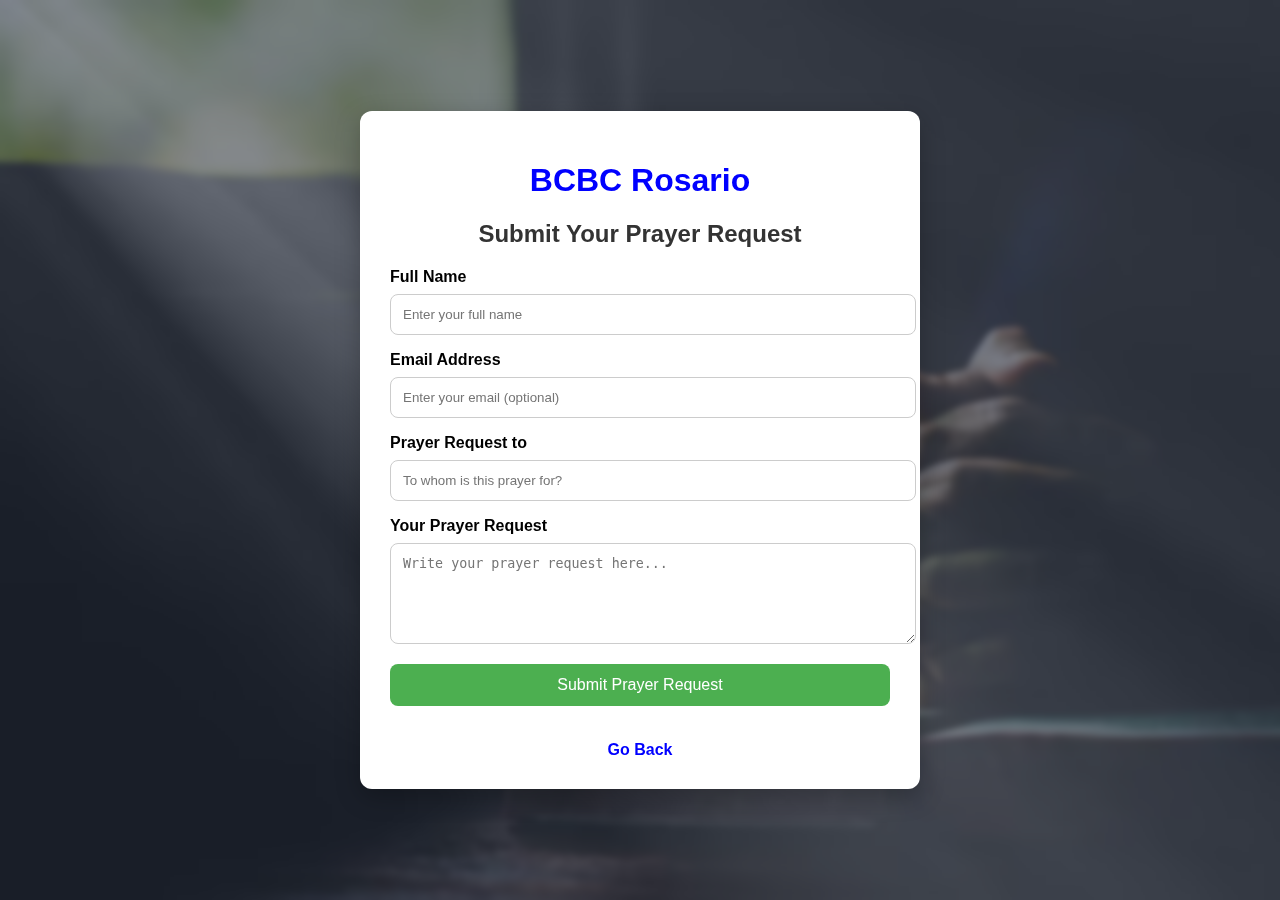
<file: prayer.html>
<!DOCTYPE html>
<html lang="en">
<head>
    <meta charset="UTF-8">
    <meta name="viewport" content="width=device-width, initial-scale=1.0">
    <title>Prayer Request | BCBC Rosario</title>
    <link rel="icon" href="logo.png">
    <link rel="stylesheet" href="prayer.css">
</head>
<body>

<section class="background">
    <div class="overlay"></div>

    <div class="container">
        <h1>BCBC Rosario</h1>
        <h2>Submit Your Prayer Request</h2>

        <form action="submit_prayer.php" method="POST">
            <label for="name">Full Name</label>
            <input type="text" id="name" name="name" placeholder="Enter your full name" required>

            <label for="email">Email Address</label>
            <input type="email" id="email" name="email" placeholder="Enter your email (optional)">

            <label for="for">Prayer Request to</label>
            <input type="text" id="for" name="pray_to" placeholder="To whom is this prayer for?" required>

            <label for="prayer">Your Prayer Request</label>
            <textarea id="prayer" name="prayer" rows="5" placeholder="Write your prayer request here..." required></textarea>

            <button type="submit">Submit Prayer Request</button>
        </form>


        <div class="back">
            <a href="loadpage.php?page=index.html">Go Back</a>
        </div>
    </div>
</section>


</body>
</html>
</file>
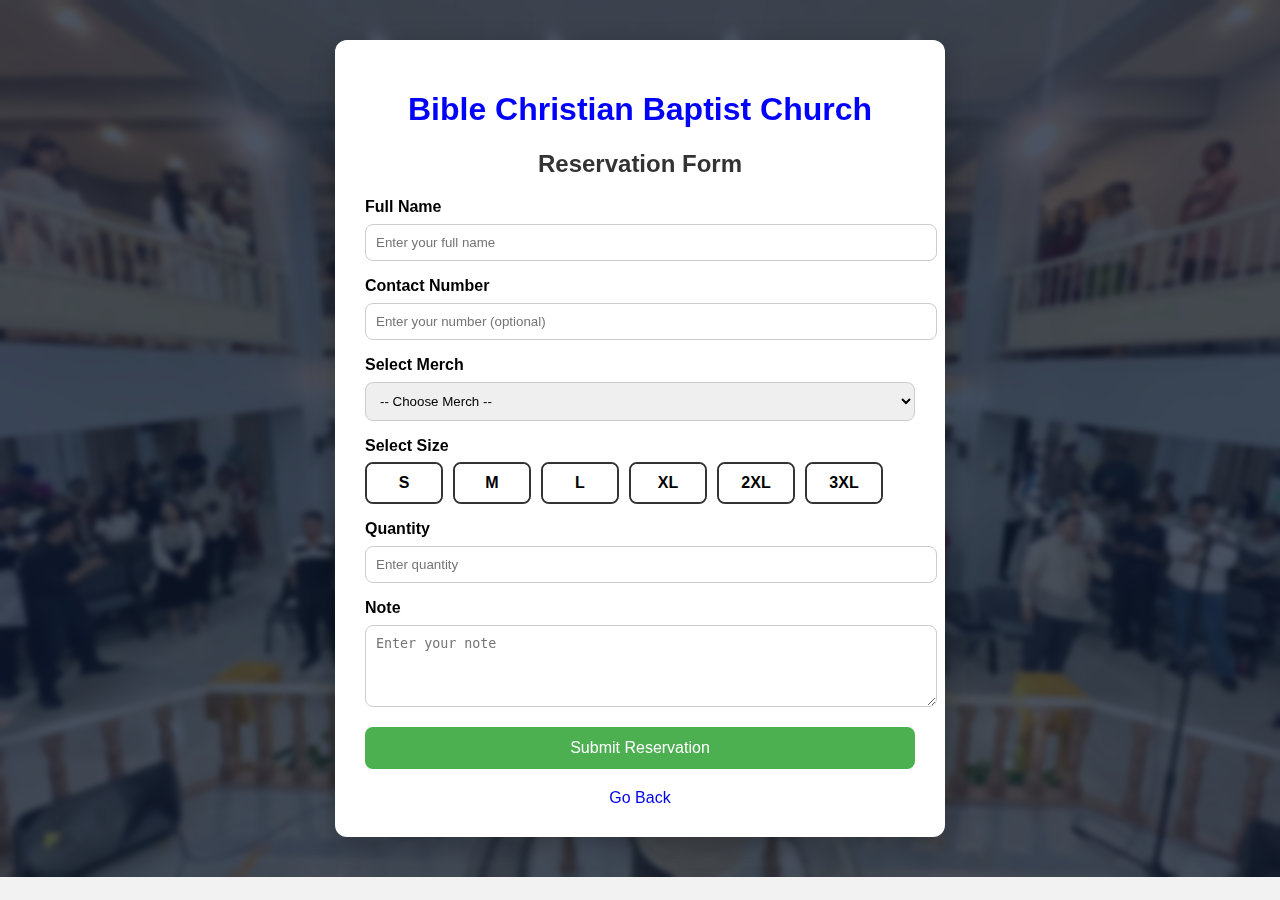
<file: reserve.html>
<!DOCTYPE html>
<html lang="en">
<head>
    <meta charset="UTF-8">
    <meta name="viewport" content="width=device-width, initial-scale=1.0">
    <title>Reservation | BCBC Rosario</title>
    <link rel="icon" href="logo.png">
    <link rel="stylesheet" href="reserve.css">
</head>
<body>

<section class="background">
    <div class="overlay"></div>

    <div class="container">
        <h1>Bible Christian Baptist Church</h1>
        <h2>Reservation Form</h2>
        <form action="submit_reservation.php" method="POST">
            <label for="name">Full Name</label>
            <input type="text" id="name" name="name" placeholder="Enter your full name" required>

            <label for="contact">Contact Number</label>
            <input type="text" id="contact" name="contact" placeholder="Enter your number (optional)">

            <label for="merch">Select Merch</label>
            <select id="merch" name="merch" required>
                <option value="">-- Choose Merch --</option>
                <option>BCBC Cares</option>
                <option>BCBC Polo</option>
                <option>BCBC Place to Be</option>
            </select>

            <label>Select Size</label>
            <div class="size-options">
                <label class="size-box">
                    <input type="radio" name="size" value="S" required> <span>S</span>
                </label>
                <label class="size-box">
                    <input type="radio" name="size" value="M"> <span>M</span>
                </label>
                <label class="size-box">
                    <input type="radio" name="size" value="L"> <span>L</span>
                </label>
                <label class="size-box">
                    <input type="radio" name="size" value="XL"> <span>XL</span>
                </label>
                <label class="size-box">
                    <input type="radio" name="size" value="2XL"> <span>2XL</span>
                </label>
                <label class="size-box">
                    <input type="radio" name="size" value="3XL"> <span>3XL</span>
                </label>
            </div>

            <label for="qty">Quantity</label>
            <input type="number" id="qty" name="qty" placeholder="Enter quantity" required min="1">

            <label for="reason">Note</label>
            <textarea id="reason" name="note" rows="4" placeholder="Enter your note"></textarea>

            <button type="submit">Submit Reservation</button>
        </form>

        <div class="back">
        <a href="loadpage.php?page=merchandise.html">Go Back</a>
        </div>
    </div>
</section>

<script>
    const params = new URLSearchParams(window.location.search);
    const ministryValue = params.get("merch");

    if (ministryValue) {
        const select = document.getElementById("merch");
        select.value = ministryValue;
    }
</script>

</body>
</html>
</file>
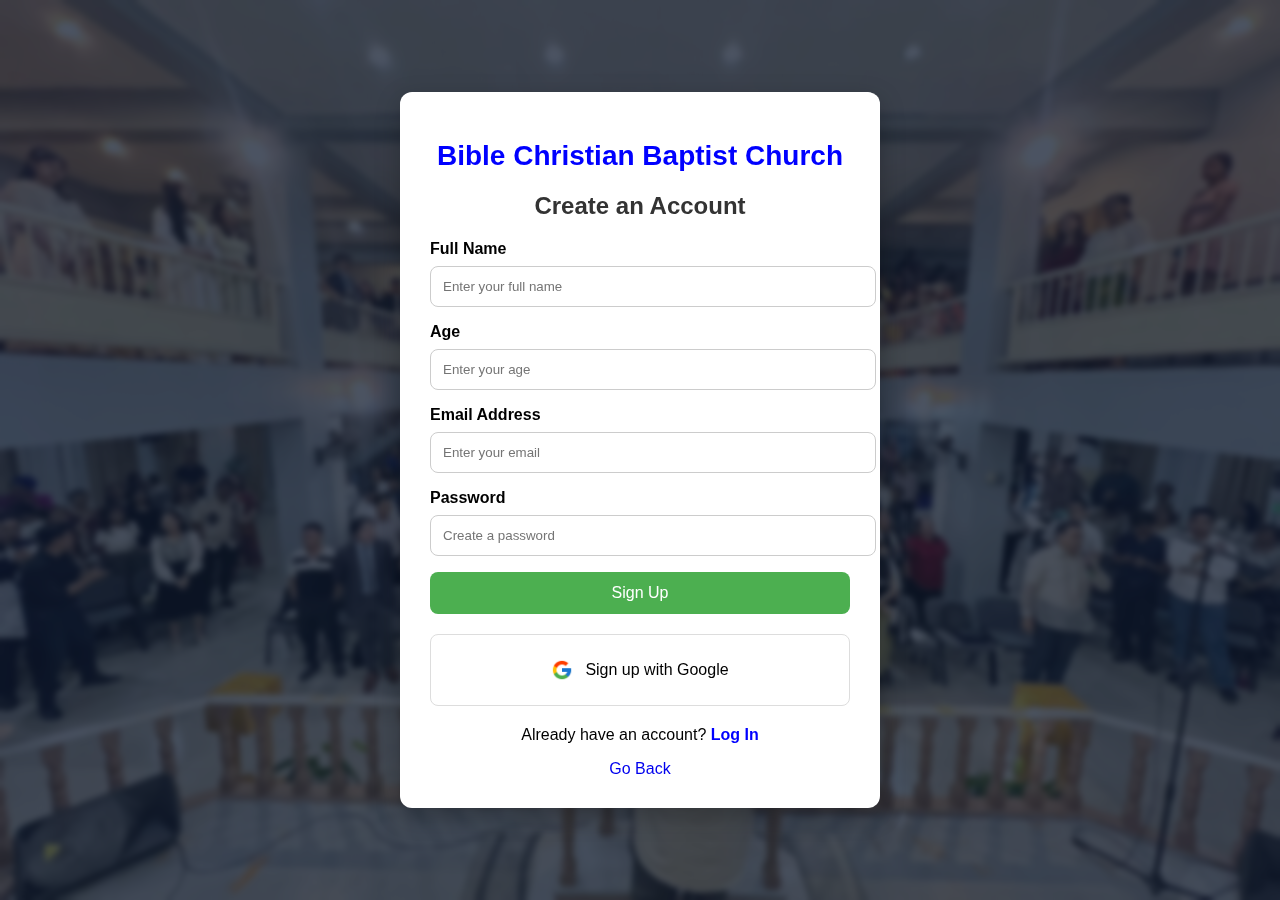
<file: signup.html>
<!DOCTYPE html>
<html lang="en">
<head>
    <meta charset="UTF-8">
    <meta name="viewport" content="width=device-width, initial-scale=1.0">
    <title>Sign Up | BCBC Rosario</title>
    <link rel="icon" href="logo.png">
    <link rel="stylesheet" href="signup.css">
</head>
<body>

<section class="background">
    <div class="overlay"></div>

    <div class="container">
        <h1>Bible Christian Baptist Church</h1>
        <h2>Create an Account</h2>

        <form action="signup.php" method="POST">
            <label for="fullname">Full Name</label>
            <input type="text" id="fullname" name="fullname" placeholder="Enter your full name" required>

            <label for="age">Age</label>
            <input type="text" id="age" name="age" placeholder="Enter your age" required>

            <label for="email">Email Address</label>
            <input type="email" id="email" name="email" placeholder="Enter your email" required>

            <label for="password">Password</label>
            <input type="password" id="password" name="password" placeholder="Create a password" required>

            <button type="submit">Sign Up</button>
        </form>
        
        <div class="google-login">
            <img src="Google.png" alt="Google">
            <p>Sign up with Google</p>
        </div>

        <div class="signup">
            <p>Already have an account? <a href="login.html">Log In</a></p>
        </div>

        <div class="back">
            <a href="index.html">Go Back</a>
        </div>
    </div>

</section>

</body>
</html>
</file>
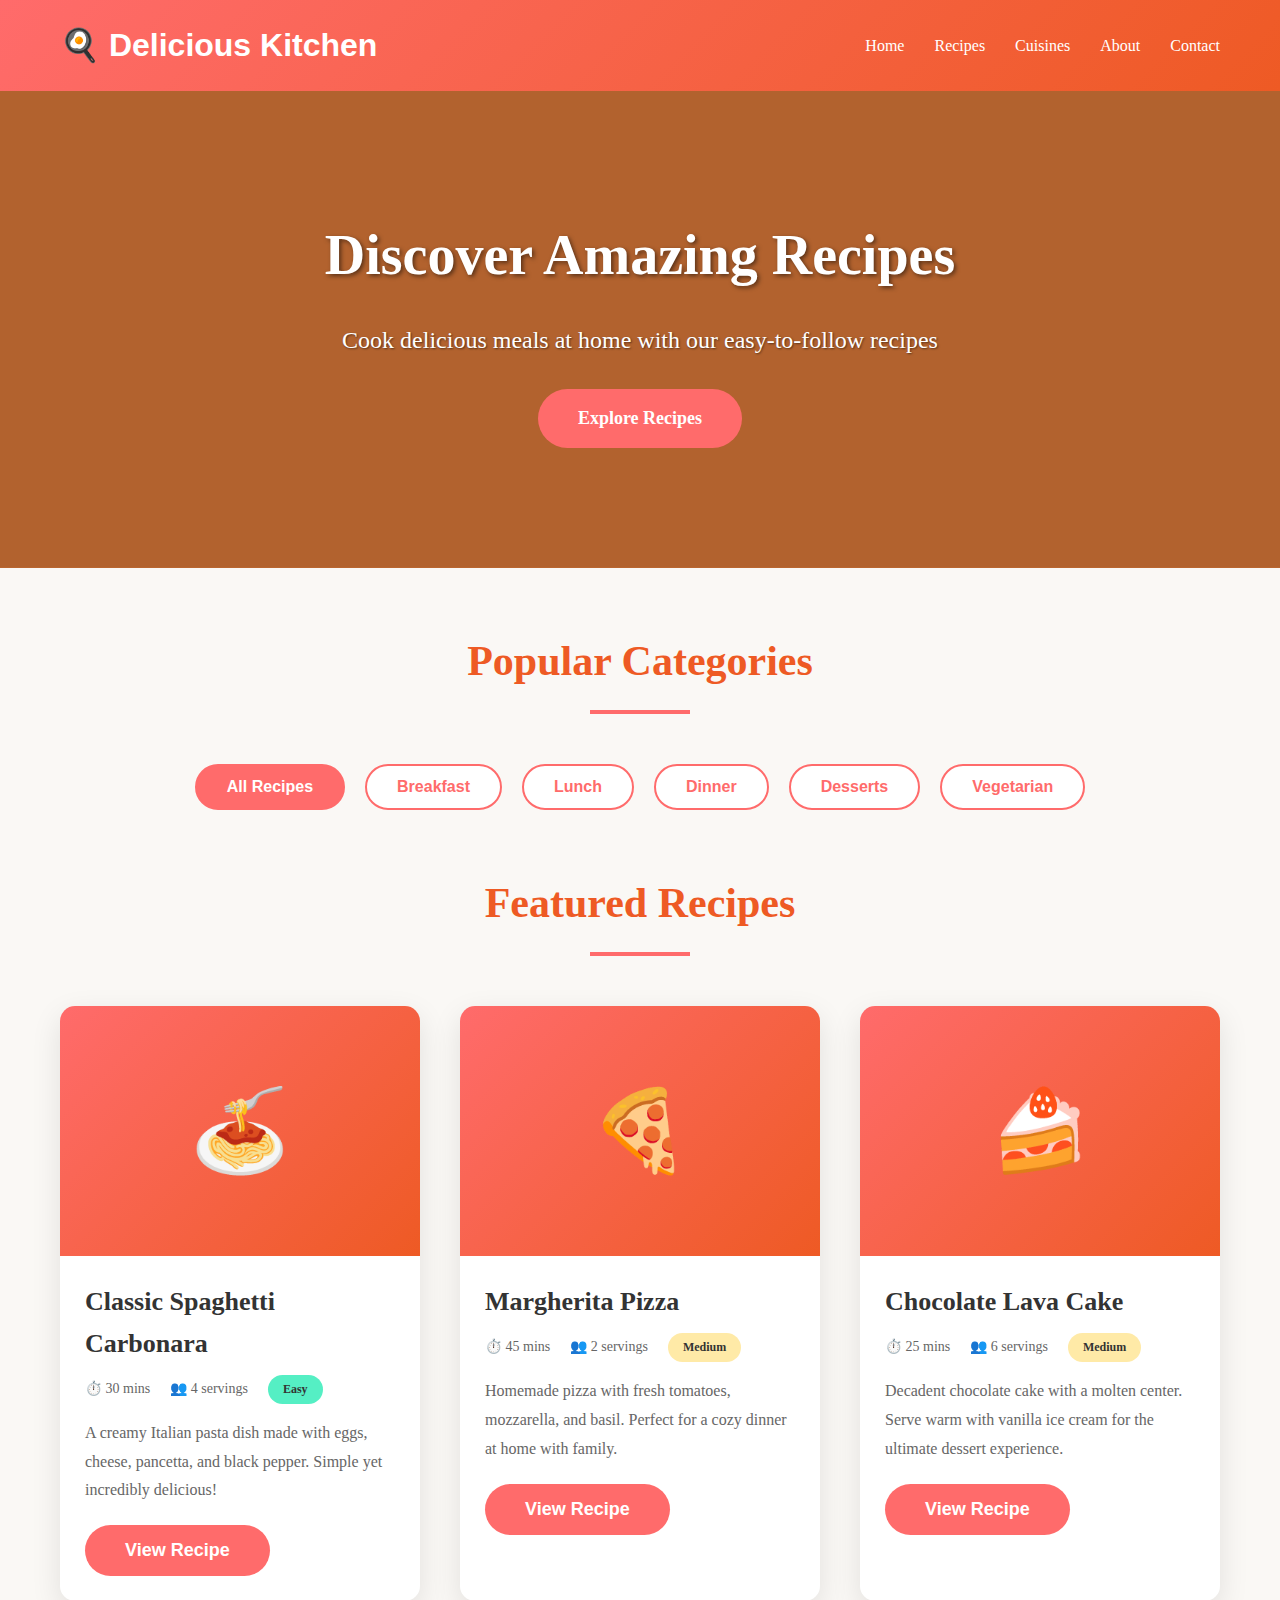
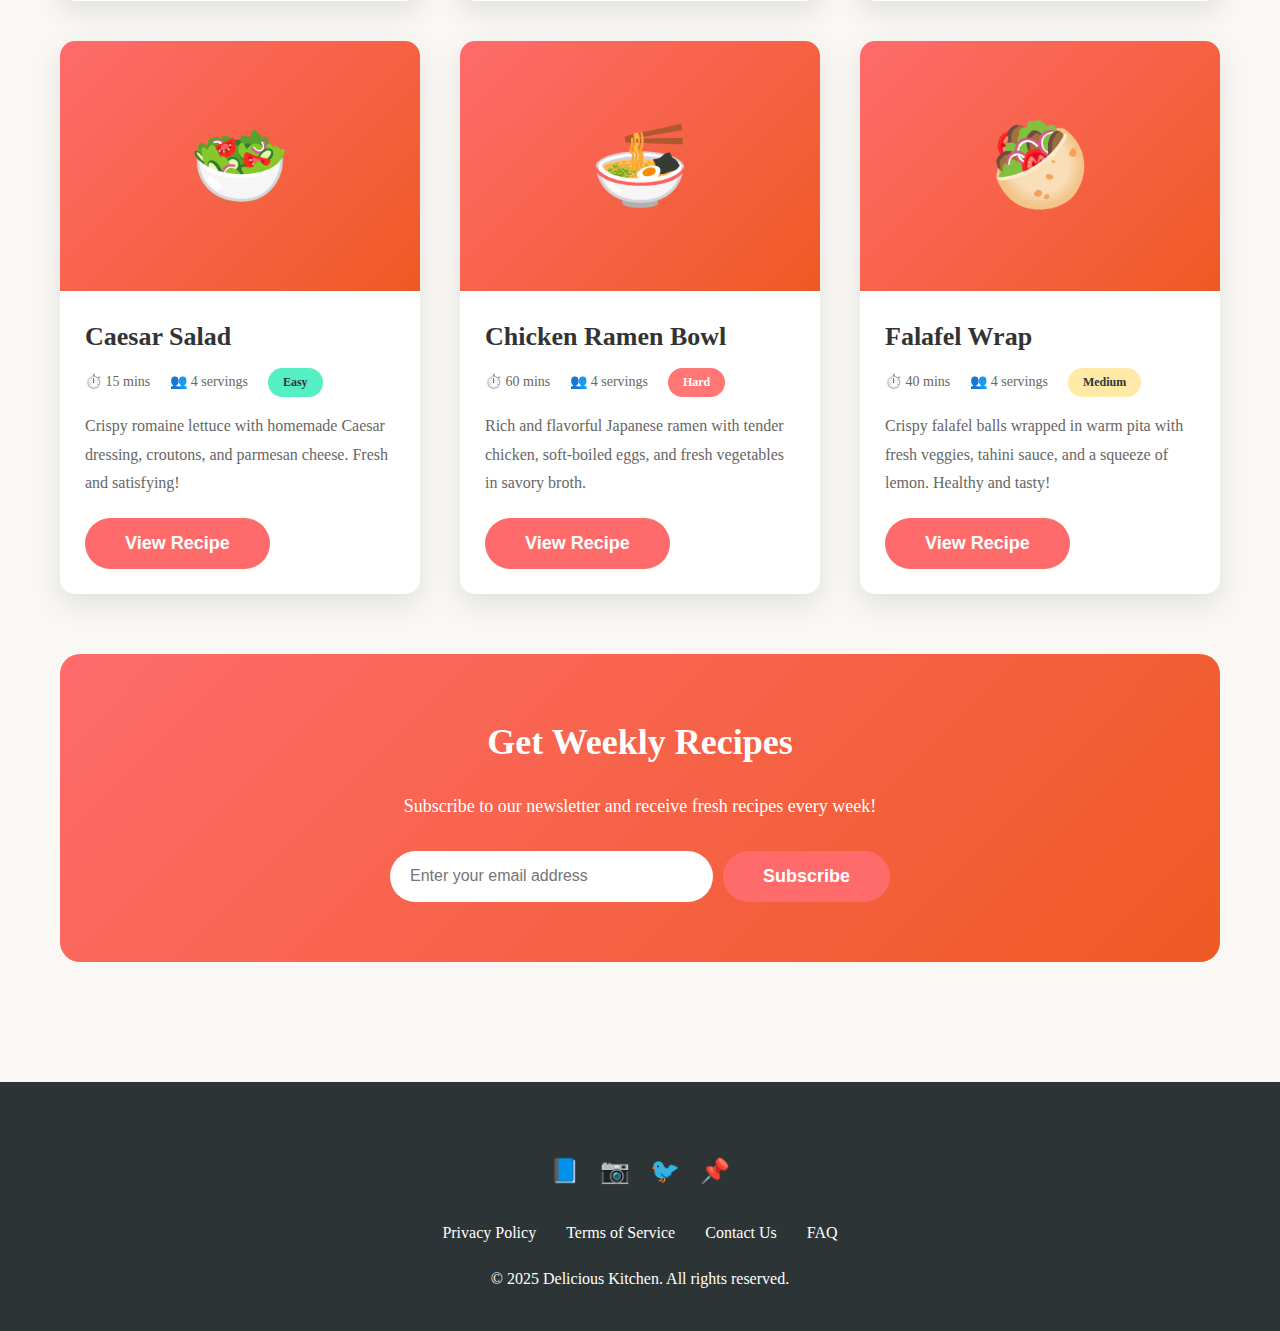
<file: web.html>
<!DOCTYPE html>
<html lang="en">
<head>
    <meta charset="UTF-8">
    <meta name="viewport" content="width=device-width, initial-scale=1.0">
    <title>Delicious Kitchen - Home Cooking Recipes</title>
    <style>
        * {
            margin: 0;
            padding: 0;
            box-sizing: border-box;
        }

        body {
            font-family: 'Georgia', serif;
            line-height: 1.6;
            color: #333;
            background: #faf8f5;
        }

        header {
            background: linear-gradient(135deg, #ff6b6b 0%, #ee5a24 100%);
            color: white;
            padding: 20px 0;
            box-shadow: 0 5px 15px rgba(0, 0, 0, 0.1);
        }

        nav {
            max-width: 1200px;
            margin: 0 auto;
            display: flex;
            justify-content: space-between;
            align-items: center;
            padding: 0 20px;
        }

        .logo {
            font-size: 32px;
            font-weight: bold;
            font-family: 'Segoe UI', sans-serif;
        }

        nav ul {
            display: flex;
            list-style: none;
            gap: 30px;
        }

        nav a {
            color: white;
            text-decoration: none;
            font-weight: 500;
            transition: opacity 0.3s;
        }

        nav a:hover {
            opacity: 0.8;
        }

        .hero {
            background: linear-gradient(rgba(0, 0, 0, 0.3), rgba(0, 0, 0, 0.3)), 
                        url('data:image/svg+xml,<svg xmlns="http://www.w3.org/2000/svg" viewBox="0 0 1200 600"><rect fill="%23ff8c42" width="1200" height="600"/></svg>');
            background-size: cover;
            background-position: center;
            color: white;
            text-align: center;
            padding: 120px 20px;
        }

        .hero h1 {
            font-size: 56px;
            margin-bottom: 20px;
            text-shadow: 2px 2px 4px rgba(0, 0, 0, 0.5);
        }

        .hero p {
            font-size: 24px;
            margin-bottom: 30px;
            text-shadow: 1px 1px 2px rgba(0, 0, 0, 0.5);
        }

        .btn {
            background: #ff6b6b;
            color: white;
            padding: 15px 40px;
            text-decoration: none;
            border-radius: 50px;
            font-size: 18px;
            font-weight: bold;
            display: inline-block;
            transition: transform 0.3s;
            border: none;
            cursor: pointer;
        }

        .btn:hover {
            transform: scale(1.05);
        }

        .container {
            max-width: 1200px;
            margin: 0 auto;
            padding: 60px 20px;
        }

        .section-title {
            text-align: center;
            font-size: 42px;
            color: #ee5a24;
            margin-bottom: 50px;
            position: relative;
        }

        .section-title::after {
            content: '';
            display: block;
            width: 100px;
            height: 4px;
            background: #ff6b6b;
            margin: 15px auto;
        }

        .recipe-grid {
            display: grid;
            grid-template-columns: repeat(auto-fit, minmax(350px, 1fr));
            gap: 40px;
            margin-bottom: 60px;
        }

        .recipe-card {
            background: white;
            border-radius: 15px;
            overflow: hidden;
            box-shadow: 0 10px 30px rgba(0, 0, 0, 0.1);
            transition: transform 0.3s;
            cursor: pointer;
        }

        .recipe-card:hover {
            transform: translateY(-10px);
        }

        .recipe-image {
            width: 100%;
            height: 250px;
            background: linear-gradient(135deg, #ff6b6b 0%, #ee5a24 100%);
            display: flex;
            align-items: center;
            justify-content: center;
            font-size: 80px;
        }

        .recipe-content {
            padding: 25px;
        }

        .recipe-content h3 {
            font-size: 26px;
            color: #333;
            margin-bottom: 10px;
        }

        .recipe-meta {
            display: flex;
            gap: 20px;
            color: #666;
            font-size: 14px;
            margin-bottom: 15px;
        }

        .recipe-meta span {
            display: flex;
            align-items: center;
            gap: 5px;
        }

        .recipe-content p {
            color: #666;
            line-height: 1.8;
            margin-bottom: 20px;
        }

        .difficulty {
            display: inline-block;
            padding: 5px 15px;
            background: #ffeaa7;
            color: #333;
            border-radius: 20px;
            font-size: 12px;
            font-weight: bold;
        }

        .difficulty.easy {
            background: #55efc4;
        }

        .difficulty.medium {
            background: #ffeaa7;
        }

        .difficulty.hard {
            background: #ff7675;
            color: white;
        }

        .categories {
            display: flex;
            justify-content: center;
            gap: 20px;
            flex-wrap: wrap;
            margin-bottom: 60px;
        }

        .category-btn {
            padding: 12px 30px;
            background: white;
            border: 2px solid #ff6b6b;
            color: #ff6b6b;
            border-radius: 50px;
            cursor: pointer;
            font-size: 16px;
            font-weight: 600;
            transition: all 0.3s;
        }

        .category-btn:hover,
        .category-btn.active {
            background: #ff6b6b;
            color: white;
        }

        .newsletter {
            background: linear-gradient(135deg, #ff6b6b 0%, #ee5a24 100%);
            color: white;
            padding: 60px 40px;
            border-radius: 20px;
            text-align: center;
            margin: 60px 0;
        }

        .newsletter h2 {
            font-size: 36px;
            margin-bottom: 20px;
        }

        .newsletter p {
            font-size: 18px;
            margin-bottom: 30px;
        }

        .newsletter-form {
            display: flex;
            gap: 10px;
            max-width: 500px;
            margin: 0 auto;
        }

        .newsletter-form input {
            flex: 1;
            padding: 15px 20px;
            border: none;
            border-radius: 50px;
            font-size: 16px;
        }

        footer {
            background: #2d3436;
            color: white;
            padding: 40px 20px;
            text-align: center;
        }

        .footer-content {
            max-width: 1200px;
            margin: 0 auto;
        }

        .footer-links {
            display: flex;
            justify-content: center;
            gap: 30px;
            margin-bottom: 20px;
            flex-wrap: wrap;
        }

        .footer-links a {
            color: white;
            text-decoration: none;
            transition: color 0.3s;
        }

        .footer-links a:hover {
            color: #ff6b6b;
        }

        .social-icons {
            display: flex;
            justify-content: center;
            gap: 20px;
            margin: 30px 0;
            font-size: 24px;
        }
    </style>
</head>
<body>
    <header>
        <nav>
            <div class="logo">🍳 Delicious Kitchen</div>
            <ul>
                <li><a href="#home">Home</a></li>
                <li><a href="#recipes">Recipes</a></li>
                <li><a href="#cuisines">Cuisines</a></li>
                <li><a href="#about">About</a></li>
                <li><a href="#contact">Contact</a></li>
            </ul>
        </nav>
    </header>

    <div class="hero">
        <h1>Discover Amazing Recipes</h1>
        <p>Cook delicious meals at home with our easy-to-follow recipes</p>
        <a href="#recipes" class="btn">Explore Recipes</a>
    </div>

    <div class="container">
        <h2 class="section-title">Popular Categories</h2>
        <div class="categories">
            <button class="category-btn active">All Recipes</button>
            <button class="category-btn">Breakfast</button>
            <button class="category-btn">Lunch</button>
            <button class="category-btn">Dinner</button>
            <button class="category-btn">Desserts</button>
            <button class="category-btn">Vegetarian</button>
        </div>

        <h2 class="section-title" id="recipes">Featured Recipes</h2>
        <div class="recipe-grid">
            <div class="recipe-card">
                <div class="recipe-image">🍝</div>
                <div class="recipe-content">
                    <h3>Classic Spaghetti Carbonara</h3>
                    <div class="recipe-meta">
                        <span>⏱️ 30 mins</span>
                        <span>👥 4 servings</span>
                        <span class="difficulty easy">Easy</span>
                    </div>
                    <p>A creamy Italian pasta dish made with eggs, cheese, pancetta, and black pepper. Simple yet incredibly delicious!</p>
                    <button class="btn">View Recipe</button>
                </div>
            </div>

            <div class="recipe-card">
                <div class="recipe-image">🍕</div>
                <div class="recipe-content">
                    <h3>Margherita Pizza</h3>
                    <div class="recipe-meta">
                        <span>⏱️ 45 mins</span>
                        <span>👥 2 servings</span>
                        <span class="difficulty medium">Medium</span>
                    </div>
                    <p>Homemade pizza with fresh tomatoes, mozzarella, and basil. Perfect for a cozy dinner at home with family.</p>
                    <button class="btn">View Recipe</button>
                </div>
            </div>

            <div class="recipe-card">
                <div class="recipe-image">🍰</div>
                <div class="recipe-content">
                    <h3>Chocolate Lava Cake</h3>
                    <div class="recipe-meta">
                        <span>⏱️ 25 mins</span>
                        <span>👥 6 servings</span>
                        <span class="difficulty medium">Medium</span>
                    </div>
                    <p>Decadent chocolate cake with a molten center. Serve warm with vanilla ice cream for the ultimate dessert experience.</p>
                    <button class="btn">View Recipe</button>
                </div>
            </div>

            <div class="recipe-card">
                <div class="recipe-image">🥗</div>
                <div class="recipe-content">
                    <h3>Caesar Salad</h3>
                    <div class="recipe-meta">
                        <span>⏱️ 15 mins</span>
                        <span>👥 4 servings</span>
                        <span class="difficulty easy">Easy</span>
                    </div>
                    <p>Crispy romaine lettuce with homemade Caesar dressing, croutons, and parmesan cheese. Fresh and satisfying!</p>
                    <button class="btn">View Recipe</button>
                </div>
            </div>

            <div class="recipe-card">
                <div class="recipe-image">🍜</div>
                <div class="recipe-content">
                    <h3>Chicken Ramen Bowl</h3>
                    <div class="recipe-meta">
                        <span>⏱️ 60 mins</span>
                        <span>👥 4 servings</span>
                        <span class="difficulty hard">Hard</span>
                    </div>
                    <p>Rich and flavorful Japanese ramen with tender chicken, soft-boiled eggs, and fresh vegetables in savory broth.</p>
                    <button class="btn">View Recipe</button>
                </div>
            </div>

            <div class="recipe-card">
                <div class="recipe-image">🥙</div>
                <div class="recipe-content">
                    <h3>Falafel Wrap</h3>
                    <div class="recipe-meta">
                        <span>⏱️ 40 mins</span>
                        <span>👥 4 servings</span>
                        <span class="difficulty medium">Medium</span>
                    </div>
                    <p>Crispy falafel balls wrapped in warm pita with fresh veggies, tahini sauce, and a squeeze of lemon. Healthy and tasty!</p>
                    <button class="btn">View Recipe</button>
                </div>
            </div>
        </div>

        <div class="newsletter">
            <h2>Get Weekly Recipes</h2>
            <p>Subscribe to our newsletter and receive fresh recipes every week!</p>
            <form class="newsletter-form">
                <input type="email" placeholder="Enter your email address" required>
                <button type="submit" class="btn">Subscribe</button>
            </form>
        </div>
    </div>

    <footer>
        <div class="footer-content">
            <div class="social-icons">
                <span>📘</span>
                <span>📷</span>
                <span>🐦</span>
                <span>📌</span>
            </div>
            <div class="footer-links">
                <a href="#">Privacy Policy</a>
                <a href="#">Terms of Service</a>
                <a href="#">Contact Us</a>
                <a href="#">FAQ</a>
            </div>
            <p>&copy; 2025 Delicious Kitchen. All rights reserved.</p>
        </div>
    </footer>
</body>
</html>
</file>
<file: index.css>
* {
    margin: 0;
    padding: 0;
    box-sizing: border-box;
    transition: all 0.3s ease;
}

body {
    font-family: "Poppins", sans-serif;
    background: #ffffff;
    color: #1b1b1b;
    overflow-x: hidden;
}

.navbar {
    position: fixed;
    top: 0;
    width: 100%;
    z-index: 100;
    display: flex;
    font-size: 19px;
    justify-content: space-between;
    align-items: center;
    padding: 18px 60px;
    background: rgba(255, 255, 255, 0.1);
    backdrop-filter: blur(10px);
    box-shadow: 0 0 20px rgba(0, 0, 0, 0.1);
    transition: background 0.4s ease, box-shadow 0.4s ease;
}

.navbar.scrolled {
    background: rgba(255, 255, 255, 0.25);
    backdrop-filter: blur(15px);
    box-shadow: 0 2px 15px rgba(0, 0, 0, 0.2);
}

.logo {
    display: flex;
    align-items: center;
    gap: 10px;
}

.logobg {
    width: 50px;
    height: 50px;
    border-radius: 50%;
    object-fit: cover;
}

.logo h1 {
    font-size: 22px;
    font-weight: 700;
    color: #fff;
    text-shadow: 0 0 8px rgba(255, 255, 255, 0.6);
}

.menu a {
    color: #ffffff;
    text-decoration: none;
    margin: 0 15px;
    font-weight: 500;
    position: relative;
    left: 30px;
}

.menu a::after {
    content: "";
    position: absolute;
    left: 0;
    bottom: -5px;
    width: 0;
    height: 2px;
    background: #a9c9ff;
    transition: 0.3s ease;
}

.menu a:hover {
    color: #a9c9ff;
}

.menu a:hover::after,
.menu a.active::after {
    color: #a9c9ff;
    width: 100%;
}

.menu a.active {
    color: #a9c9ff;
}

.login-buttons .login, 
.login-buttons .signup {
    display: inline-block;
    padding: 10px 25px;
    border: 10px;
    border-radius: 30px;
    font-size: 17px;
    text-decoration: none;
    background: #033e96;
    color: #fff;
    font-weight: 600;
    cursor: pointer;
    letter-spacing: 0.5px;
    transition: all 0.3s ease;
}

.login:hover, .signup:hover {
    background: #89a3cf;
    color: black;
    box-shadow: 0 0 20px rgba(169, 201, 255, 0.7);
}

.details {
    background-image:url('CHURCH.jpg');
    position: relative;
    height: 100vh;
    background-size: cover;
    background-position: center;
    background-repeat: no-repeat;
    display: flex;
    justify-content: center;
    align-items: center;
    text-align: center;
    flex-direction: column;
    overflow: hidden;
}

.overlay {
    position: absolute;
    top: 0;
    left: 0;
    width: 100%;
    height: 100%;
    background: rgba(15, 25, 45, 0.75);
    backdrop-filter: blur(3px);
    z-index: 1;
}

.details .quote {
    position: relative;
    z-index: 2;
    color: #fff;
    padding: 0 20px;
    margin-top: 80px;
}

.details .quote h2 {
    font-size: 45px;
    font-weight: 800;
    color: #a9c9ff;
    text-shadow: 0 0 20px rgba(35, 44, 140, 0.6);
    letter-spacing: 1.2px;
    margin-bottom: 10px;
    animation: fadeSlideUp 1.2s ease forwards;
}

.details .quote p {
    font-size: 30px;
    font-weight: 500;
    color: #ffffff;
    text-shadow: 0 0 10px rgba(255, 255, 255, 0.7);
    letter-spacing: 0.8px;
    margin-top: 5px;
    opacity: 0;
    animation: fadeSlideUp 1.5s ease forwards;
    animation-delay: 0.3s;
}

.cards {
    position: relative;
    z-index: 2;
    display: flex;
    justify-content: center;
    flex-wrap: wrap;
    gap: 25px;
    margin-top: 60px;
}

.card {
    background: rgba(10, 25, 70, 0.6);
    backdrop-filter: blur(10px);
    color: #ffffff;
    width: 300px;
    padding: 25px;
    border-radius: 20px;
    text-align: center;
    border: 1px solid rgba(255, 255, 255, 0.25);
    box-shadow: 0 5px 25px rgba(0, 0, 0, 0.2);
    transform: translateY(20px);
    opacity: 0;
    animation: fadeSlideUp 1s ease forwards;
}

.card h3 {
    font-size: 22px;
    margin-bottom: 10px;
    color: #a9c9ff;
}

.card p {
    font-size: 15px;
    margin-bottom: 20px;
    line-height: 1.5;
}

.card-btn {
    display: inline-block;
    padding: 10px 20px;
    background: #033e96;
    color: #fff;
    font-weight: 600;
    border-radius: 25px;
    text-decoration: none;
}

.card-btn:hover {
    background: #89a3cf;
    color: black;
    box-shadow: 0 0 20px rgba(169, 201, 255, 0.7);
}

.contacts {
    display: flex;
    justify-content: center;
    padding-top: 10px;
    padding-bottom: 20px;
    gap: 170px;
}

.contacts .email {
    display: flex;
    flex-direction: column;
    align-items: center;
    gap: 10px;
}

.email-icon {
    width: 50px;
}

.contacts .phone {
    display: flex;
    flex-direction: column;
    align-items: center;
    gap: 10px;
}

.phone-icon {
    width: 50px;
}

.contacts .location {
    display: flex;
    flex-direction: column;
    align-items: center;
    gap: 10px;
    padding-bottom: 10px;
}

.location a {
    text-decoration: none;
    color: aqua;
}

.phone-icon {
    width: 50px;
}

.contacts .bank {
    display: flex;
    flex-direction: column;
    align-items: center;
    gap: 10px;
}

.bank-icon {
    width: 50px;
}

.social-media {
    display: flex;
    justify-content: center;
    gap: 20px;
    padding-bottom: 20px;
}

.social-media-icons {
    width: 40px;
    cursor: pointer;
}

.social-media-icons:hover {
    filter: brightness(1.5) saturate(120%) invert(57%) sepia(22%) saturate(351%) hue-rotate(188deg) brightness(1) contrast(100%);
    transform: scale(1.1);
}

footer {
    background: #111827;
    color: #ffffff;
    text-align: center;
    padding: 20px;
    font-size: 14px;
    letter-spacing: 0.5px;
}

@keyframes fadeSlideUp {
    from {
        opacity: 0;
        transform: translateY(30px);
    }
    to {
        opacity: 1;
        transform: translateY(0);
    }
}

@media (max-width: 768px) {
    .menu {
        display: none;
    }

    .navbar {
        padding: 15px 25px;
    }

    .details .quote h2 {
        font-size: 32px;
    }

    .card {
        width: 85%;
    }
}
</file>
<file: about.css>
* {
    margin: 0;
    padding: 0;
    box-sizing: border-box;
    transition: all 0.3s ease;
}

body {
    font-family: "Poppins", sans-serif;
    background: #ffffff;
    color: #1b1b1b;
    overflow-x: hidden;
}

.navbar {
    position: fixed;
    top: 0;
    width: 100%;
    z-index: 100;
    display: flex;
    font-size: 19px;
    justify-content: space-between;
    align-items: center;
    padding: 18px 60px;
    background: rgba(255, 255, 255, 0.1);
    backdrop-filter: blur(10px);
    box-shadow: 0 0 20px rgba(0, 0, 0, 0.1);
    transition: background 0.4s ease, box-shadow 0.4s ease;
}

.navbar.scrolled {
    background: rgba(255, 255, 255, 0.25);
    backdrop-filter: blur(15px);
    box-shadow: 0 2px 15px rgba(0, 0, 0, 0.2);
}

.logo {
    display: flex;
    align-items: center;
    gap: 10px;
}

.logobg {
    width: 50px;
    height: 50px;
    border-radius: 50%;
    object-fit: cover;
}

.logo h1 {
    font-size: 22px;
    font-weight: 700;
    color: #fff;
    text-shadow: 0 0 8px rgba(255, 255, 255, 0.6);
}

.menu a {
    color: #ffffff;
    text-decoration: none;
    margin: 0 15px;
    font-weight: 500;
    position: relative;
    left: 30px;
}

.menu a::after {
    content: "";
    position: absolute;
    left: 0;
    bottom: -5px;
    width: 0;
    height: 2px;
    background: #a9c9ff;
    transition: 0.3s ease;
}

.menu a:hover {
    color: #a9c9ff;
}

.menu a:hover::after,
.menu a.active::after {
    color: #a9c9ff;
    width: 100%;
}

.menu a.active {
    color: #a9c9ff;
}

.login-buttons .login, 
.login-buttons .signup {
    display: inline-block;
    padding: 10px 25px;
    border: 10px;
    border-radius: 30px;
    font-size: 17px;
    text-decoration: none;
    background: #033e96;
    color: #fff;
    font-weight: 600;
    cursor: pointer;
    letter-spacing: 0.5px;
    transition: all 0.3s ease;
}

.login:hover, .signup:hover {
    background: #89a3cf;
    color: black;
    box-shadow: 0 0 20px rgba(169, 201, 255, 0.7);
}

.details {
    background-image:url('CHURCH.jpg');
    position: relative;
    background-size: cover;
    background-position: center;
    background-repeat: no-repeat;
    display: flex;
    justify-content: center;
    align-items: center;
    text-align: center;
    flex-direction: column;
    overflow: hidden;
}

.overlay {
    position: absolute;
    top: 0;
    left: 0;
    width: 100%;
    height: 100%;
    background: rgba(15, 25, 45, 0.75);
    backdrop-filter: blur(3px);
    z-index: 1;
}

.details .quote {
    position: relative;
    z-index: 2;
    color: #fff;
    padding: 0 20px;
    margin-top: 120px;
}

.details .quote h2 {
    font-size: 45px;
    font-weight: 800;
    color: #a9c9ff;
    text-shadow: 0 0 20px rgba(35, 44, 140, 0.6);
    letter-spacing: 1.2px;
    margin-bottom: 10px;
    animation: fadeSlideUp 1.2s ease forwards;
}

.details .quote p {
    font-size: 40px;
    font-weight: 500;
    color: #ffffff;
    text-shadow: 0 0 10px rgba(255, 255, 255, 0.7);
    letter-spacing: 0.8px;
    margin-top: 5px;
    opacity: 0;
    animation: fadeSlideUp 1.5s ease forwards;
    animation-delay: 0.3s;
}

.card {
    background: rgba(10, 25, 70, 0.6);
    backdrop-filter: blur(10px);
    display: flex;
    color: #ffffff;
    width: 1000px;
    height: 350px;
    padding: 25px;
    border-radius: 20px;
    border: 1px solid rgba(255, 255, 255, 0.25);
    box-shadow: 0 5px 25px rgba(0, 0, 0, 0.2);
    transform: translateY(20px);
    opacity: 0;
    animation: fadeSlideUp 1s ease forwards;
    z-index: 2;
    justify-content: center;
    flex-wrap: wrap;
    gap: 25px;
    margin-top: 60px;
}

.card p {
    font-size: 18px;
    margin-bottom: 20px;
    line-height: 1.5;
    text-align: left;
}

.card p a {
    color: aqua;
    text-decoration: none;
}

.schedule { 
    background: rgba(10, 25, 70, 0.6);
    backdrop-filter: blur(12px);
    display: flex;
    flex-direction: column;
    color: #f0f4ff;
    width: 520px;
    padding: 35px;
    border-radius: 25px;
    text-align: center;
    border: 1px solid rgba(255, 255, 255, 0.2);
    box-shadow: 0 8px 30px rgba(0, 0, 0, 0.25);
    transform: translateY(20px);
    animation: fadeSlideUp 1s ease forwards;
    z-index: 2;
    justify-content: flex-start;
    gap: 15px;
    margin-top: 60px;
    margin-bottom: 50px;
    font-family: 'Segoe UI', Tahoma, Geneva, Verdana, sans-serif;
}



.schedule .time1 {
    margin-left: 41px;
}
.schedule .time2 {
    margin-left: 30px;
}
.schedule .time3 {
    margin-left: 21px;
}
.schedule .time4 {
    margin-left: 41px;
}

.schedule h1 {
    font-size: 40px;
    font-weight: 500;
    color: #ffffff;
    text-shadow: 0 0 10px rgba(255, 255, 255, 0.7);
    letter-spacing: 0.8px;
    margin-top: 5px;
}

.schedule h2 {
    color: #85baff;
    font-size: 22px;
    margin-top: 15px;
    margin-bottom: 10px;
}

.schedule p {
    display: flex;
    justify-content: flex-start;
    font-size: 18px;
    line-height: 1.6;
    color: white;
    margin: 5px 0;
    margin-left: 120px;
}

.contacts {
    display: flex;
    justify-content: center;
    padding-top: 10px;
    padding-bottom: 20px;
    gap: 170px;
}

.contacts .email {
    display: flex;
    flex-direction: column;
    align-items: center;
    gap: 10px;
}

.email-icon {
    width: 50px;
}

.contacts .phone {
    display: flex;
    flex-direction: column;
    align-items: center;
    gap: 10px;
}

.phone-icon {
    width: 50px;
}

.contacts .location {
    display: flex;
    flex-direction: column;
    align-items: center;
    gap: 10px;
    padding-bottom: 10px;
}

.location a {
    text-decoration: none;
    color: aqua;
}

.phone-icon {
    width: 50px;
}

.contacts .bank {
    display: flex;
    flex-direction: column;
    align-items: center;
    gap: 10px;
}

.bank-icon {
    width: 50px;
}

.social-media {
    display: flex;
    justify-content: center;
    gap: 20px;
    padding-bottom: 20px;
}

.social-media-icons {
    width: 40px;
    cursor: pointer;
}

.social-media-icons:hover {
    filter: brightness(1.5) saturate(120%) invert(57%) sepia(22%) saturate(351%) hue-rotate(188deg) brightness(1) contrast(100%);
    transform: scale(1.1);
}

footer {
    background: #111827;
    color: #ffffff;
    text-align: center;
    padding: 20px;
    font-size: 14px;
    letter-spacing: 0.5px;
}

@keyframes fadeSlideUp {
    from {
        opacity: 0;
        transform: translateY(30px);
    }
    to {
        opacity: 1;
        transform: translateY(0);
    }
}

@media (max-width: 768px) {
    .menu {
        display: none;
    }

    .navbar .quote{
        padding: 15px 25px;
    }

    .details {
        font-size: 32px;
    }
}
</file>
<file: events.css>
* {
    margin: 0;
    padding: 0;
    box-sizing: border-box;
    transition: all 0.3s ease;
}

body {
    font-family: "Poppins", sans-serif;
    background: #ffffff;
    color: #1b1b1b;
    overflow-x: hidden;
}

.navbar {
    position: fixed;
    top: 0;
    width: 100%;
    z-index: 100;
    display: flex;
    font-size: 19px;
    justify-content: space-between;
    align-items: center;
    padding: 18px 60px;
    background: rgba(255, 255, 255, 0.1);
    backdrop-filter: blur(10px);
    box-shadow: 0 0 20px rgba(0, 0, 0, 0.1);
    transition: background 0.4s ease, box-shadow 0.4s ease;
}

.navbar.scrolled {
    background: rgba(255, 255, 255, 0.25);
    backdrop-filter: blur(15px);
    box-shadow: 0 2px 15px rgba(0, 0, 0, 0.2);
}

.logo {
    display: flex;
    align-items: center;
    gap: 10px;
}

.logobg {
    width: 50px;
    height: 50px;
    border-radius: 50%;
    object-fit: cover;
}

.logo h1 {
    font-size: 22px;
    font-weight: 700;
    color: #fff;
    text-shadow: 0 0 8px rgba(255, 255, 255, 0.6);
}

.menu a {
    color: #ffffff;
    text-decoration: none;
    margin: 0 15px;
    font-weight: 500;
    position: relative;
    left: 30px;
}

.menu a::after {
    content: "";
    position: absolute;
    left: 0;
    bottom: -5px;
    width: 0;
    height: 2px;
    background: #a9c9ff;
    transition: 0.3s ease;
}

.menu a:hover {
    color: #a9c9ff;
}

.menu a:hover::after,
.menu a.active::after {
    color: #a9c9ff;
    width: 100%;
}

.menu a.active {
    color: #a9c9ff;
}

.login-buttons .login, 
.login-buttons .signup {
    display: inline-block;
    padding: 10px 25px;
    border: 10px;
    border-radius: 30px;
    font-size: 17px;
    text-decoration: none;
    background: #033e96;
    color: #fff;
    font-weight: 600;
    cursor: pointer;
    letter-spacing: 0.5px;
    transition: all 0.3s ease;
}

.login:hover, .signup:hover {
    background: #89a3cf;
    color: black;
    box-shadow: 0 0 20px rgba(169, 201, 255, 0.7);
}

.details {
    background-image:url('CHURCH.jpg');
    position: relative;
    background-size: cover;
    background-position: center;
    background-repeat: no-repeat;
    display: flex;
    justify-content: center;
    align-items: center;
    text-align: center;
    flex-direction: column;
    overflow: hidden;
}

.overlay {
    position: absolute;
    top: 0;
    left: 0;
    width: 100%;
    height: 100%;
    background: rgba(15, 25, 45, 0.75);
    backdrop-filter: blur(3px);
    z-index: 1;
}

.details .quote {
    position: relative;
    z-index: 2;
    color: #fff;
    padding: 0 20px;
    margin-top: 120px;
}

.details .quote h2 {
    font-size: 45px;
    font-weight: 800;
    color: #a9c9ff;
    text-shadow: 0 0 20px rgba(35, 44, 140, 0.6);
    letter-spacing: 1.2px;
    margin-bottom: 10px;
    animation: fadeSlideUp 1.2s ease forwards;
}

.details .quote p {
    font-size: 40px;
    font-weight: 500;
    color: #ffffff;
    text-shadow: 0 0 10px rgba(255, 255, 255, 0.7);
    letter-spacing: 0.8px;
    margin-top: 5px;
    opacity: 0;
    animation: fadeSlideUp 1.5s ease forwards;
    animation-delay: 0.3s;
}

.cards {
    display: flex;
    justify-content: center;
    align-items: center;
    gap: 30px;
    flex-wrap: wrap;
    padding-top: 60px;
    padding-bottom: 70px;
}

.card {
    background: rgba(10, 25, 70, 0.6);
    backdrop-filter: blur(10px);
    display: flex;
    flex-direction: column;
    justify-content: center;
    align-items: center;
    color: #ffffff;
    width: 600px;
    height: 450px;
    padding: 25px;
    border-radius: 20px;
    border: 1px solid rgba(255, 255, 255, 0.25);
    box-shadow: 0 5px 25px rgba(0, 0, 0, 0.2);
    transform: translateY(20px);
    opacity: 0;
    animation: fadeSlideUp 1s ease forwards;
    z-index: 2;
    gap: 25px;
}

.card button {
    display: inline-block;
    padding: 10px 25px;
    border: 10px;
    border-radius: 30px;
    font-size: 17px;
    text-decoration: none;
    background: #033e96;
    color: #fff;
    font-weight: 600;
    cursor: pointer;
    letter-spacing: 0.5px;
    transition: all 0.3s ease;
}

.card button:hover {
    background: #89a3cf;
    color: black;
    box-shadow: 0 0 20px rgba(169, 201, 255, 0.7);
}

.event-icon {
    width: 550px;
    height: 350px;
}

.contacts {
    display: flex;
    justify-content: center;
    padding-top: 10px;
    padding-bottom: 20px;
    gap: 170px;
}

.contacts .email {
    display: flex;
    flex-direction: column;
    align-items: center;
    gap: 10px;
}

.email-icon {
    width: 50px;
}

.contacts .phone {
    display: flex;
    flex-direction: column;
    align-items: center;
    gap: 10px;
}

.phone-icon {
    width: 50px;
}

.contacts .location {
    display: flex;
    flex-direction: column;
    align-items: center;
    gap: 10px;
    padding-bottom: 10px;
}

.location a {
    text-decoration: none;
    color: aqua;
}

.phone-icon {
    width: 50px;
}

.contacts .bank {
    display: flex;
    flex-direction: column;
    align-items: center;
    gap: 10px;
}

.bank-icon {
    width: 50px;
}

.social-media {
    display: flex;
    justify-content: center;
    gap: 20px;
    padding-bottom: 20px;
}

.social-media-icons {
    width: 40px;
    cursor: pointer;
}

.social-media-icons:hover {
    filter: brightness(1.5) saturate(120%) invert(57%) sepia(22%) saturate(351%) hue-rotate(188deg) brightness(1) contrast(100%);
    transform: scale(1.1);
}

footer {
    background: #111827;
    color: #ffffff;
    text-align: center;
    padding: 20px;
    font-size: 14px;
    letter-spacing: 0.5px;
}

@keyframes fadeSlideUp {
    from {
        opacity: 0;
        transform: translateY(30px);
    }
    to {
        opacity: 1;
        transform: translateY(0);
    }
}

@media (max-width: 768px) {
    .menu {
        display: none;
    }

    .navbar .quote{
        padding: 15px 25px;
    }

    .details {
        font-size: 32px;
    }
}
</file>
<file: home.css>
* {
    margin: 0;
    padding: 0;
    box-sizing: border-box;
    transition: all 0.3s ease;
}

body {
    font-family: "Poppins", sans-serif;
    background: #ffffff;
    color: #1b1b1b;
    overflow-x: hidden;
}

.navbar {
    position: fixed;
    top: 0;
    width: 100%;
    z-index: 100;
    display: flex;
    font-size: 19px;
    justify-content: space-between;
    align-items: center;
    padding: 18px 60px;
    background: rgba(255, 255, 255, 0.1);
    backdrop-filter: blur(10px);
    box-shadow: 0 0 20px rgba(0, 0, 0, 0.1);
    transition: background 0.4s ease, box-shadow 0.4s ease;
}

.navbar.scrolled {
    background: rgba(255, 255, 255, 0.25);
    backdrop-filter: blur(15px);
    box-shadow: 0 2px 15px rgba(0, 0, 0, 0.2);
}

.logo {
    display: flex;
    align-items: center;
    gap: 10px;
}

.logobg {
    width: 50px;
    height: 50px;
    border-radius: 50%;
    object-fit: cover;
}

.logo h1 {
    font-size: 22px;
    font-weight: 700;
    color: #fff;
    text-shadow: 0 0 8px rgba(255, 255, 255, 0.6);
}

.menu a {
    color: #ffffff;
    text-decoration: none;
    margin: 0 15px;
    font-weight: 500;
    position: relative;
    left: 30px;
}

.menu a::after {
    content: "";
    position: absolute;
    left: 0;
    bottom: -5px;
    width: 0;
    height: 2px;
    background: #a9c9ff;
    transition: 0.3s ease;
}

.menu a:hover {
    color: #a9c9ff;
}

.menu a:hover::after,
.menu a.active::after {
    color: #a9c9ff;
    width: 100%;
}

.menu a.active {
    color: #a9c9ff;
}

.login-buttons .login, 
.login-buttons .signup {
    display: inline-block;
    padding: 10px 25px;
    border: 10px;
    border-radius: 30px;
    font-size: 17px;
    text-decoration: none;
    background: #033e96;
    color: #fff;
    font-weight: 600;
    cursor: pointer;
    letter-spacing: 0.5px;
    transition: all 0.3s ease;
}

.login:hover, .signup:hover {
    background: #89a3cf;
    color: black;
    box-shadow: 0 0 20px rgba(169, 201, 255, 0.7);
}

.details {
    background-image:url('CHURCH.jpg');
    position: relative;
    height: 100vh;
    background-size: cover;
    background-position: center;
    background-repeat: no-repeat;
    display: flex;
    justify-content: center;
    align-items: center;
    text-align: center;
    flex-direction: column;
    overflow: hidden;
}

.overlay {
    position: absolute;
    top: 0;
    left: 0;
    width: 100%;
    height: 100%;
    background: rgba(15, 25, 45, 0.75);
    backdrop-filter: blur(3px);
    z-index: 1;
}

.details .quote {
    position: relative;
    z-index: 2;
    color: #fff;
    padding: 0 20px;
    margin-top: 80px;
}

.details .quote h2 {
    font-size: 45px;
    font-weight: 800;
    color: #a9c9ff;
    text-shadow: 0 0 20px rgba(35, 44, 140, 0.6);
    letter-spacing: 1.2px;
    margin-bottom: 10px;
    animation: fadeSlideUp 1.2s ease forwards;
}

.details .quote p {
    font-size: 30px;
    font-weight: 500;
    color: #ffffff;
    text-shadow: 0 0 10px rgba(255, 255, 255, 0.7);
    letter-spacing: 0.8px;
    margin-top: 5px;
    opacity: 0;
    animation: fadeSlideUp 1.5s ease forwards;
    animation-delay: 0.3s;
}

.cards {
    position: relative;
    z-index: 2;
    display: flex;
    justify-content: center;
    flex-wrap: wrap;
    gap: 25px;
    margin-top: 60px;
}

.card {
    background: rgba(10, 25, 70, 0.6);
    backdrop-filter: blur(10px);
    color: #ffffff;
    width: 300px;
    padding: 25px;
    border-radius: 20px;
    text-align: center;
    border: 1px solid rgba(255, 255, 255, 0.25);
    box-shadow: 0 5px 25px rgba(0, 0, 0, 0.2);
    transform: translateY(20px);
    opacity: 0;
    animation: fadeSlideUp 1s ease forwards;
}

.card h3 {
    font-size: 22px;
    margin-bottom: 10px;
    color: #a9c9ff;
}

.card p {
    font-size: 15px;
    margin-bottom: 20px;
    line-height: 1.5;
}

.card-btn {
    display: inline-block;
    padding: 10px 20px;
    background: #033e96;
    color: #fff;
    font-weight: 600;
    border-radius: 25px;
    text-decoration: none;
}

.card-btn:hover {
    background: #89a3cf;
    color: black;
    box-shadow: 0 0 20px rgba(169, 201, 255, 0.7);
}

.contacts {
    display: flex;
    justify-content: center;
    padding-top: 10px;
    padding-bottom: 20px;
    gap: 170px;
}

.contacts .email {
    display: flex;
    flex-direction: column;
    align-items: center;
    gap: 10px;
}

.email-icon {
    width: 50px;
}

.contacts .phone {
    display: flex;
    flex-direction: column;
    align-items: center;
    gap: 10px;
}

.phone-icon {
    width: 50px;
}

.contacts .location {
    display: flex;
    flex-direction: column;
    align-items: center;
    gap: 10px;
    padding-bottom: 10px;
}

.location a {
    text-decoration: none;
    color: aqua;
}

.phone-icon {
    width: 50px;
}

.contacts .bank {
    display: flex;
    flex-direction: column;
    align-items: center;
    gap: 10px;
}

.bank-icon {
    width: 50px;
}

.social-media {
    display: flex;
    justify-content: center;
    gap: 20px;
    padding-bottom: 20px;
}

.social-media-icons {
    width: 40px;
    cursor: pointer;
}

.social-media-icons:hover {
    filter: brightness(1.5) saturate(120%) invert(57%) sepia(22%) saturate(351%) hue-rotate(188deg) brightness(1) contrast(100%);
    transform: scale(1.1);
}

footer {
    background: #111827;
    color: #ffffff;
    text-align: center;
    padding: 20px;
    font-size: 14px;
    letter-spacing: 0.5px;
}

@keyframes fadeSlideUp {
    from {
        opacity: 0;
        transform: translateY(30px);
    }
    to {
        opacity: 1;
        transform: translateY(0);
    }
}

@media (max-width: 768px) {
    .menu {
        display: none;
    }

    .navbar {
        padding: 15px 25px;
    }

    .details .quote h2 {
        font-size: 32px;
    }

    .card {
        width: 85%;
    }
}
</file>
<file: login.css>
body {
    font-family: Arial, sans-serif;
    background: #f2f2f2;
    margin: 0;
    padding: 0;
}

.background {
    background-image:url('CHURCH.jpg');
    background-size: cover;
    background-position: center;
    background-repeat: no-repeat;
    position: relative;
    display: flex;
    height: 100vh;
}

.overlay {
    position: absolute;
    top: 0;
    left: 0;
    width: 100%;
    height: 100%;
    background: rgba(15, 25, 45, 0.75);
    backdrop-filter: blur(3px);
}

.container {
    width: 420px;
    margin: auto;
    background: white;
    padding: 30px;
    border-radius: 12px;
    box-shadow: 0 8px 25px rgba(0, 0, 0, 0.25);
    z-index: 2;
}

h1 {
    font-size: 28px;
    text-align: center;
    color: blue;
}

h2 {
    text-align: center;
    margin-bottom: 20px;
    color: #333;
}

.forgot {
    text-align: right;
    margin-top: -10px;
    margin-bottom: 15px;
}

.forgot a {
    font-size: 14px;
    color: blue;
    text-decoration: none;
}

.forgot a:hover {
    text-decoration: underline;
}


label {
    font-weight: bold;
}

input {
    width: 100%;
    padding: 12px;
    margin: 8px 0 16px;
    border: 1px solid #ccc;
    border-radius: 8px;
}

button {
    width: 100%;
    padding: 12px;
    border: none;
    background: #4CAF50;
    color: #fff;
    font-size: 16px;
    cursor: pointer;
    border-radius: 8px;
    margin-bottom: 20px;
}

button:hover {
    background: #45a049;
}

.google-login {
    display: flex;
    align-items: center;
    justify-content: center;
    gap: 12px;
    padding: 10px;
    margin-bottom: 20px;
    border: 1px solid #ddd;
    border-radius: 8px;
    cursor: pointer;
}

.google-login img {
    width: 22px;
}

.google-login:hover {
    background: #f5f5f5;
}

.signup {
    text-align: center;
}

.signup a {
    text-decoration: none;
    color: blue;
    font-weight: bold;
}

.back a {
    display: flex;
    justify-content: center;
    margin-top: 15px;
    text-decoration: none;
}
</file>
<file: merchandise.css>
* {
    margin: 0;
    padding: 0;
    box-sizing: border-box;
    transition: all 0.3s ease;
}

body {
    font-family: "Poppins", sans-serif;
    background: #ffffff;
    color: #1b1b1b;
    overflow-x: hidden;
}

.navbar {
    position: fixed;
    top: 0;
    width: 100%;
    z-index: 100;
    display: flex;
    font-size: 19px;
    justify-content: space-between;
    align-items: center;
    padding: 18px 60px;
    background: rgba(255, 255, 255, 0.1);
    backdrop-filter: blur(10px);
    box-shadow: 0 0 20px rgba(0, 0, 0, 0.1);
    transition: background 0.4s ease, box-shadow 0.4s ease;
}

.navbar.scrolled {
    background: rgba(255, 255, 255, 0.25);
    backdrop-filter: blur(15px);
    box-shadow: 0 2px 15px rgba(0, 0, 0, 0.2);
}

.logo {
    display: flex;
    align-items: center;
    gap: 10px;
}

.logobg {
    width: 50px;
    height: 50px;
    border-radius: 50%;
    object-fit: cover;
}

.logo h1 {
    font-size: 22px;
    font-weight: 700;
    color: #fff;
    text-shadow: 0 0 8px rgba(255, 255, 255, 0.6);
}

.menu a {
    color: #ffffff;
    text-decoration: none;
    margin: 0 15px;
    font-weight: 500;
    position: relative;
    left: 30px;
}

.menu a::after {
    content: "";
    position: absolute;
    left: 0;
    bottom: -5px;
    width: 0;
    height: 2px;
    background: #a9c9ff;
    transition: 0.3s ease;
}

.menu a:hover {
    color: #a9c9ff;
}

.menu a:hover::after,
.menu a.active::after {
    color: #a9c9ff;
    width: 100%;
}

.menu a.active {
    color: #a9c9ff;
}

.login-buttons .login, 
.login-buttons .signup {
    display: inline-block;
    padding: 10px 25px;
    border: 10px;
    border-radius: 30px;
    font-size: 17px;
    text-decoration: none;
    background: #033e96;
    color: #fff;
    font-weight: 600;
    cursor: pointer;
    letter-spacing: 0.5px;
    transition: all 0.3s ease;
}

.login:hover, .signup:hover {
    background: #89a3cf;
    color: black;
    box-shadow: 0 0 20px rgba(169, 201, 255, 0.7);
}

.details {
    background-image:url('CHURCH.jpg');
    position: relative;
    background-size: cover;
    background-position: center;
    background-repeat: no-repeat;
    display: flex;
    justify-content: center;
    align-items: center;
    text-align: center;
    flex-direction: column;
    overflow: hidden;
}

.overlay {
    position: absolute;
    top: 0;
    left: 0;
    width: 100%;
    height: 100%;
    background: rgba(15, 25, 45, 0.75);
    backdrop-filter: blur(3px);
    z-index: 1;
}

.details .quote {
    position: relative;
    z-index: 2;
    color: #fff;
    padding: 0 20px;
    margin-top: 120px;
}

.details .quote h2 {
    font-size: 45px;
    font-weight: 800;
    color: #a9c9ff;
    text-shadow: 0 0 20px rgba(35, 44, 140, 0.6);
    letter-spacing: 1.2px;
    margin-bottom: 10px;
    animation: fadeSlideUp 1.2s ease forwards;
}

.details .quote p {
    font-size: 40px;
    font-weight: 500;
    color: #ffffff;
    text-shadow: 0 0 10px rgba(255, 255, 255, 0.7);
    letter-spacing: 0.8px;
    margin-top: 5px;
    opacity: 0;
    animation: fadeSlideUp 1.5s ease forwards;
    animation-delay: 0.3s;
}

.cards {
    display: flex;
    justify-content: center;
    align-items: center;
    gap: 30px;
    flex-wrap: wrap;
    padding-top: 60px;
    padding-bottom: 70px;
}

.card {
    background: rgba(10, 25, 70, 0.6);
    backdrop-filter: blur(10px);
    display: flex;
    flex-direction: column; 
    justify-content: center;
    align-items: center;
    color: #ffffff;
    font-size: 20px;
    width: 400px;
    height: 500px;
    padding: 25px;
    border-radius: 20px;
    border: 1px solid rgba(255, 255, 255, 0.25);
    box-shadow: 0 5px 25px rgba(0, 0, 0, 0.2);
    transform: translateY(20px);
    opacity: 0;
    animation: fadeSlideUp 1s ease forwards;
    z-index: 2;
    gap: 15px;
}

.event-icon {
    width: 350px;
    height: 300px;
}

.card button {
    display: inline-block;
    padding: 10px 25px;
    border: 10px;
    border-radius: 30px;
    font-size: 17px;
    text-decoration: none;
    background: #033e96;
    color: #fff;
    font-weight: 600;
    cursor: pointer;
    letter-spacing: 0.5px;
    transition: all 0.3s ease;
}

.card button:hover {
    background: #89a3cf;
    color: black;
    box-shadow: 0 0 20px rgba(169, 201, 255, 0.7);
}

.contacts {
    display: flex;
    justify-content: center;
    padding-top: 10px;
    padding-bottom: 20px;
    gap: 170px;
}

.contacts .email {
    display: flex;
    flex-direction: column;
    align-items: center;
    gap: 10px;
}

.email-icon {
    width: 50px;
}

.contacts .phone {
    display: flex;
    flex-direction: column;
    align-items: center;
    gap: 10px;
}

.phone-icon {
    width: 50px;
}

.contacts .location {
    display: flex;
    flex-direction: column;
    align-items: center;
    gap: 10px;
    padding-bottom: 10px;
}

.location a {
    text-decoration: none;
    color: aqua;
}

.phone-icon {
    width: 50px;
}

.contacts .bank {
    display: flex;
    flex-direction: column;
    align-items: center;
    gap: 10px;
}

.bank-icon {
    width: 50px;
}

.social-media {
    display: flex;
    justify-content: center;
    gap: 20px;
    padding-bottom: 20px;
}

.social-media-icons {
    width: 40px;
    cursor: pointer;
}

.social-media-icons:hover {
    filter: brightness(1.5) saturate(120%) invert(57%) sepia(22%) saturate(351%) hue-rotate(188deg) brightness(1) contrast(100%);
    transform: scale(1.1);
}

footer {
    background: #111827;
    color: #ffffff;
    text-align: center;
    padding: 20px;
    font-size: 14px;
    letter-spacing: 0.5px;
}

@keyframes fadeSlideUp {
    from {
        opacity: 0;
        transform: translateY(30px);
    }
    to {
        opacity: 1;
        transform: translateY(0);
    }
}

@media (max-width: 768px) {
    .menu {
        display: none;
    }

    .navbar .quote{
        padding: 15px 25px;
    }

    .details {
        font-size: 32px;
    }
}
</file>
<file: ministries.css>
* {
    margin: 0;
    padding: 0;
    box-sizing: border-box;
    transition: all 0.3s ease;
}

body {
    font-family: "Poppins", sans-serif;
    background: #ffffff;
    color: #1b1b1b;
    overflow-x: hidden;
}

.navbar {
    position: fixed;
    top: 0;
    width: 100%;
    z-index: 100;
    display: flex;
    font-size: 19px;
    justify-content: space-between;
    align-items: center;
    padding: 18px 60px;
    background: rgba(255, 255, 255, 0.1);
    backdrop-filter: blur(10px);
    box-shadow: 0 0 20px rgba(0, 0, 0, 0.1);
    transition: background 0.4s ease, box-shadow 0.4s ease;
}

.navbar.scrolled {
    background: rgba(255, 255, 255, 0.25);
    backdrop-filter: blur(15px);
    box-shadow: 0 2px 15px rgba(0, 0, 0, 0.2);
}

.logo {
    display: flex;
    align-items: center;
    gap: 10px;
}

.logobg {
    width: 50px;
    height: 50px;
    border-radius: 50%;
    object-fit: cover;
}

.logo h1 {
    font-size: 22px;
    font-weight: 700;
    color: #fff;
    text-shadow: 0 0 8px rgba(255, 255, 255, 0.6);
}

.menu a {
    color: #ffffff;
    text-decoration: none;
    margin: 0 15px;
    font-weight: 500;
    position: relative;
    left: 30px;
}

.menu a::after {
    content: "";
    position: absolute;
    left: 0;
    bottom: -5px;
    width: 0;
    height: 2px;
    background: #a9c9ff;
    transition: 0.3s ease;
}

.menu a:hover {
    color: #a9c9ff;
}

.menu a:hover::after,
.menu a.active::after {
    color: #a9c9ff;
    width: 100%;
}

.menu a.active {
    color: #a9c9ff;
}

.login-buttons .login, 
.login-buttons .signup {
    display: inline-block;
    padding: 10px 25px;
    border: 10px;
    border-radius: 30px;
    font-size: 17px;
    text-decoration: none;
    background: #033e96;
    color: #fff;
    font-weight: 600;
    cursor: pointer;
    letter-spacing: 0.5px;
    transition: all 0.3s ease;
}

.login:hover, .signup:hover {
    background: #89a3cf;
    color: black;
    box-shadow: 0 0 20px rgba(169, 201, 255, 0.7);
}

.details {
    background-image:url('choir.jpg');
    position: relative;
    background-size: cover;
    background-position: center;
    background-repeat: no-repeat;
    display: flex;
    justify-content: center;
    align-items: center;
    text-align: center;
    flex-direction: column;
    overflow: hidden;
}

.overlay {
    position: absolute;
    top: 0;
    left: 0;
    width: 100%;
    height: 100%;
    background: rgba(15, 25, 45, 0.75);
    backdrop-filter: blur(3px);
    z-index: 1;
}

.details .quote {
    position: relative;
    z-index: 2;
    color: #fff;
    padding: 0 20px;
    margin-top: 120px;
}

.details .quote h2 {
    font-size: 45px;
    font-weight: 800;
    color: #a9c9ff;
    text-shadow: 0 0 20px rgba(35, 44, 140, 0.6);
    letter-spacing: 1.2px;
    margin-bottom: 10px;
    animation: fadeSlideUp 1.2s ease forwards;
}

.details .quote p {
    font-size: 40px;
    font-weight: 500;
    color: #ffffff;
    text-shadow: 0 0 10px rgba(255, 255, 255, 0.7);
    letter-spacing: 0.8px;
    margin-top: 5px;
    opacity: 0;
    animation: fadeSlideUp 1.5s ease forwards;
    animation-delay: 0.3s;
}

.cards {
    display: flex;
    flex-wrap: wrap;
    justify-content: center;
    gap: 35px;
    z-index: 2;
    margin-top: 60px;
    margin-bottom: 70px;
}

.card {
    width: 280px;
    padding: 35px 25px;
    border-radius: 20px;
    background: rgba(10, 25, 70, 0.6);
    backdrop-filter: blur(100px);
    color: #fff;
    border: 1px solid rgba(255, 255, 255, 0.25);    
    text-align: center;
    box-shadow: 0 8px 25px rgba(0, 0, 0, 0.25);
    transform: translateY(20px);
    opacity: 0;
    animation: fadeSlideUp 1s ease forwards;
    z-index: 2;
}

.card h3 {
    font-size: 20px;
    color: #ffffff;
    margin-bottom: 10px;
    text-shadow: 0 0 8px rgba(255,255,255,0.3);
}

.card p {
    color: #f0f0f0;
    margin-bottom: 20px;
    text-align: justify;
    font-size: 15px;
    opacity: 0.9;
    max-height: 50px;
    margin-bottom: 40px;
}

.btn-register {
    display: inline-block;
    padding: 10px 25px;
    border: 10px;
    border-radius: 30px;
    font-size: 17px;
    text-decoration: none;
    background: #033e96;
    color: #fff;
    font-weight: 600;
    cursor: pointer;
    letter-spacing: 0.5px;
    transition: all 0.3s ease;
}

.btn-register:hover {
    background: #89a3cf;
    color: black;
    box-shadow: 0 0 20px rgba(169, 201, 255, 0.7);
}

.contacts {
    display: flex;
    justify-content: center;
    padding-top: 10px;
    padding-bottom: 20px;
    gap: 170px;
}

.contacts .email {
    display: flex;
    flex-direction: column;
    align-items: center;
    gap: 10px;
}

.email-icon {
    width: 50px;
}

.contacts .phone {
    display: flex;
    flex-direction: column;
    align-items: center;
    gap: 10px;
}

.phone-icon {
    width: 50px;
}

.contacts .location {
    display: flex;
    flex-direction: column;
    align-items: center;
    gap: 10px;
    padding-bottom: 10px;
}

.location a {
    text-decoration: none;
    color: aqua;
}

.phone-icon {
    width: 50px;
}

.contacts .bank {
    display: flex;
    flex-direction: column;
    align-items: center;
    gap: 10px;
}

.bank-icon {
    width: 50px;
}

.social-media {
    display: flex;
    justify-content: center;
    gap: 20px;
    padding-bottom: 20px;
}

.social-media-icons {
    width: 40px;
    cursor: pointer;
}

.social-media-icons:hover {
    filter: brightness(1.5) saturate(120%) invert(57%) sepia(22%) saturate(351%) hue-rotate(188deg) brightness(1) contrast(100%);
    transform: scale(1.1);
}



footer {
    background: #111827;
    color: #ffffff;
    text-align: center;
    padding: 20px;
    font-size: 14px;
    letter-spacing: 0.5px;
}

@keyframes fadeSlideUp {
    from {
        opacity: 0;
        transform: translateY(30px);
    }
    to {
        opacity: 1;
        transform: translateY(0);
    }
}

@media (max-width: 768px) {
    .menu {
        display: none;
    }

    .navbar .quote{
        padding: 15px 25px;
    }

    .details {
        font-size: 32px;
    }
}
</file>
<file: prayer.css>
body {
    font-family: Arial, sans-serif;
    background: #f2f2f2;
    margin: 0;
    padding: 0;
}

.background {
    background-image: url('Praying.avif');
    background-size: cover;
    background-position: center;
    background-repeat: no-repeat;
    position: relative;
    display: flex;
    min-height: 100vh;
}

.overlay {
    position: absolute;
    top: 0;
    left: 0;
    width: 100%;
    height: 100%;
    background: rgba(15, 25, 45, 0.5);
    backdrop-filter: blur(3px);
}

.container {
    width: 500px;
    margin: auto;
    background: white;
    padding: 30px;
    border-radius: 12px;
    box-shadow: 0 8px 25px rgba(0, 0, 0, 0.25);
    z-index: 2;
}

h1 {
    text-align: center;
    color: blue;
}

h2 {
    text-align: center;
    margin-bottom: 20px;
    color: #333;
}

label {
    font-weight: bold;
}

input, select, textarea {
    width: 100%;
    padding: 12px;
    margin: 8px 0 16px;
    border: 1px solid #ccc;
    border-radius: 8px;
}

button {
    width: 100%;
    padding: 12px;
    border: none;
    background: #4CAF50;
    color: #fff;
    font-size: 16px;
    cursor: pointer;
    border-radius: 8px;
    margin-bottom: 20px;
}

button:hover {
    background: #45a049;
}

.back a {
    display: flex;
    justify-content: center;
    margin-top: 15px;
    text-decoration: none;
    color: blue;
    font-weight: bold;
}
</file>
<file: reserve.css>
body {
    font-family: Arial, sans-serif;
    background: #f2f2f2;
    margin: 0;
    padding: 0;
}

.container {
    width: 550px;
    margin: 40px auto;
    background: white;
    padding: 30px;
    border-radius: 12px;
    box-shadow: 0 8px 25px rgba(0, 0, 0, 0.25);
    z-index: 1;
}

.background {
    background-image:url('CHURCH.jpg');
    position: relative;
    background-size: cover;
    background-position: center;
    background-repeat: no-repeat;
    display: flex;
}

.overlay {
    position: absolute;
    top: 0;
    left: 0;
    width: 100%;
    height: 100%;
    background: rgba(15, 25, 45, 0.75);
    backdrop-filter: blur(3px);
    z-index: 1;
}

h1 {
    text-align: center;
    color: blue;
}

h2 {
    text-align: center;
    margin-bottom: 20px;
    color: #333;
}

label {
    font-weight: bold;
}

input, select, textarea {
    width: 100%;
    padding: 10px;
    margin: 8px 0 16px;
    border: 1px solid #ccc;
    border-radius: 8px;
}

.size-options {
    display: flex;
    flex-wrap: wrap;
    gap: 10px;
    margin-top: 7px;
    margin-bottom: 16px;
}

.size-box {
    border: 2px solid #333;
    border-radius: 8px;
    cursor: pointer;
    font-weight: bold;
    overflow: hidden;
}

.size-box input {
    display: none;
}

.size-box span {
    display: inline-block;
    padding: 10px 16px;
    background: #fff;
    min-width: 42px;
    text-align: center;
}

.size-box:hover span {
    background: #e6e6e6;
}

.size-box input:checked + span {
    background: #333;
    color: #fff;
}

button {
    width: 100%;
    padding: 12px;
    border: none;
    background: #4CAF50;
    color: #fff;
    font-size: 16px;
    cursor: pointer;
    border-radius: 8px;
    margin-bottom: 20px;
}

button:hover {
    background: #45a049;
}

.back a {
    display: flex;
    align-items: center;
    justify-content: center;
    text-decoration: none;
}
</file>
<file: signup.css>
@import url('login.css');
</file>
